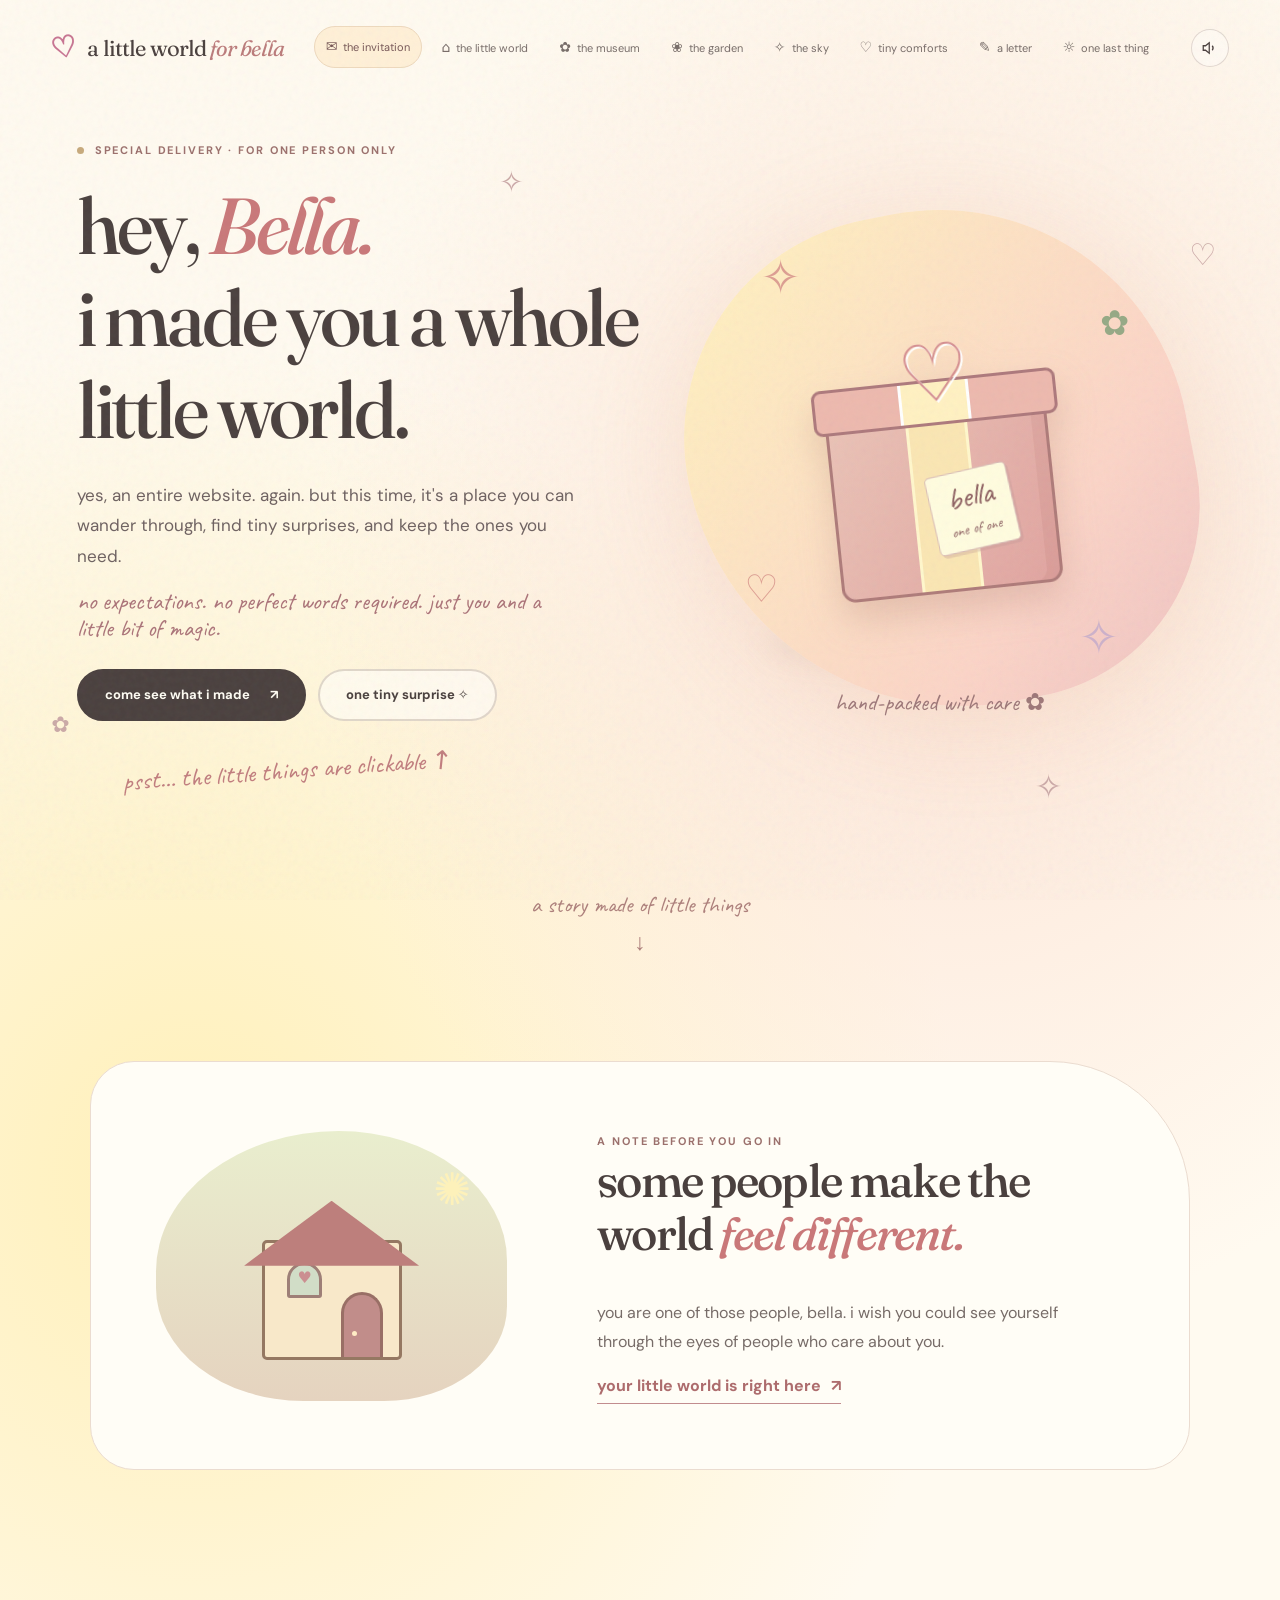
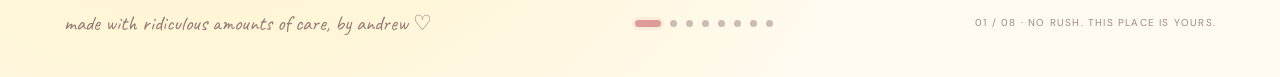
<file: index.html>
<!doctype html>
<html lang="en"><head><meta charset="utf-8"><meta name="viewport" content="width=device-width, initial-scale=1"><meta name="theme-color" content="#fff8e8"><meta name="description" content="An illustrated interactive world, made just for Bella."><meta property="og:title" content="for bella · a little world"><meta property="og:description" content="a little world made just for bella, by andrew"><link rel="icon" href="favicon.svg?v=20261026-2" type="image/svg+xml"><link rel="preconnect" href="https://fonts.googleapis.com"><link rel="preconnect" href="https://fonts.gstatic.com" crossorigin><link href="https://fonts.googleapis.com/css2?family=Caveat:wght@400;500;600;700&family=DM+Sans:wght@400;500;600;700&family=Fraunces:opsz,wght,SOFT,WONK@9..144,400,30,1;9..144,500,30,1;9..144,600,30,1&display=swap" rel="stylesheet"><link rel="stylesheet" href="style.css?v=20261026-2"><script src="site.js?v=20261026-2" defer></script><title>for bella · a little world</title></head>
<body data-page="index" class="page-index"><div class="grain" aria-hidden="true"></div><div id="sparkle-layer" aria-hidden="true"></div><a class="skip-link" href="#main">skip to content</a>
<header class="site-header"><a class="brand" href="index.html" aria-label="a little world for bella, home"><span class="brand-flower" aria-hidden="true">♡</span> a little world <span class="brand-for">for bella</span></a><button class="menu-toggle" type="button" aria-expanded="false" aria-controls="site-menu" aria-label="Open chapter menu"><span></span><span></span><span></span></button><nav class="site-menu" id="site-menu" aria-label="Chapters"><a href="index.html" class="nav-link active" aria-current=page><span>✉</span> the invitation</a><a href="world.html" class="nav-link " ><span>⌂</span> the little world</a><a href="museum.html" class="nav-link " ><span>✿</span> the museum</a><a href="garden.html" class="nav-link " ><span>❀</span> the garden</a><a href="sky.html" class="nav-link " ><span>✧</span> the sky</a><a href="pocket.html" class="nav-link " ><span>♡</span> tiny comforts</a><a href="letter.html" class="nav-link " ><span>✎</span> a letter</a><a href="ending.html" class="nav-link " ><span>☼</span> one last thing</a></nav><button class="sound-toggle" type="button" aria-label="Toggle gentle sound effects" aria-pressed="false" title="optional sound effects"><svg width="18" height="18" viewBox="0 0 24 24" fill="none" stroke="currentColor" stroke-width="1.7"><path d="M11 5 6 9H3v6h3l5 4V5Z"/><path d="M15 9a5 5 0 0 1 0 6"/></svg></button></header>
<main id="main">
<section class="invitation full-scene"><div class="float-doodle doodle-1">✧</div><div class="float-doodle doodle-2">✿</div><div class="float-doodle doodle-3">♡</div><div class="float-doodle doodle-4">✧</div>
<div class="invitation-copy reveal"><span class="eyebrow"><span class="eyebrow-dot"></span> special delivery · for one person only</span><h1>hey, <em>Bella.</em><br>i made you <span class="underline-brush">a whole little world.</span></h1><p>yes, an entire website. again. but this time, it's a place you can wander through, find tiny surprises, and keep the ones you need.</p><p class="tiny-line">no expectations. no perfect words required. just you and a little bit of magic.</p><div class="hero-actions"><a class="pill-button button-primary" href="world.html">come see what i made <span>↗</span></a><button class="pill-button button-ghost" type="button" data-confetti>one tiny surprise ✧</button></div><span class="hand-note hand-arrow">psst… the little things are clickable <span>↗</span></span></div>
<div class="hero-art reveal" aria-label="Illustration of a magical little gift box with a secret world inside"><div class="hero-art-halo"></div><div class="hero-orbit orbit-1">✧</div><div class="hero-orbit orbit-2">✿</div><div class="hero-orbit orbit-3">♡</div><div class="hero-orbit orbit-4">✧</div><button class="gift" type="button" data-gift aria-label="Open your surprise"><div class="gift-lid"><span class="gift-bow">♡</span></div><div class="gift-box"><span class="gift-label">bella<br><small>one of one</small></span><span class="gift-ribbon"></span></div></button><div class="gift-pop" id="gift-pop" aria-live="polite">see? even the box is dramatic.<br><strong>just like me.</strong> ♡</div><div class="hero-art-base"></div><span class="hero-art-caption">hand-packed with care ✿</span></div>
</section><div class="scroll-whisper">a story made of little things <span>↓</span></div>
<section class="home-next reveal"><div class="home-next-art"><div class="tiny-house"><div class="house-roof"></div><div class="house-walls"><div class="house-window">♥</div><div class="house-door"></div></div></div><span>✺</span></div><div><span class="eyebrow">a note before you go in</span><h2>some people make the world <em>feel different.</em></h2><p>you are one of those people, bella. i wish you could see yourself through the eyes of people who care about you.</p><a class="text-link" href="world.html">your little world is right here <span>↗</span></a></div></section>
</main>
<footer class="site-footer"><span>made with ridiculous amounts of care, by andrew ♡</span><div class="footer-dots"><a href="index.html" class="chapter-dot active" aria-label="Chapter 1: the invitation" title="the invitation"></a><a href="world.html" class="chapter-dot " aria-label="Chapter 2: the little world" title="the little world"></a><a href="museum.html" class="chapter-dot " aria-label="Chapter 3: the museum" title="the museum"></a><a href="garden.html" class="chapter-dot " aria-label="Chapter 4: the garden" title="the garden"></a><a href="sky.html" class="chapter-dot " aria-label="Chapter 5: the sky" title="the sky"></a><a href="pocket.html" class="chapter-dot " aria-label="Chapter 6: tiny comforts" title="tiny comforts"></a><a href="letter.html" class="chapter-dot " aria-label="Chapter 7: a letter" title="a letter"></a><a href="ending.html" class="chapter-dot " aria-label="Chapter 8: one last thing" title="one last thing"></a></div><span class="footer-small">01 / 08 · no rush. this place is yours.</span></footer><div class="toast" id="toast" role="status" aria-live="polite"></div></body></html>
</file>
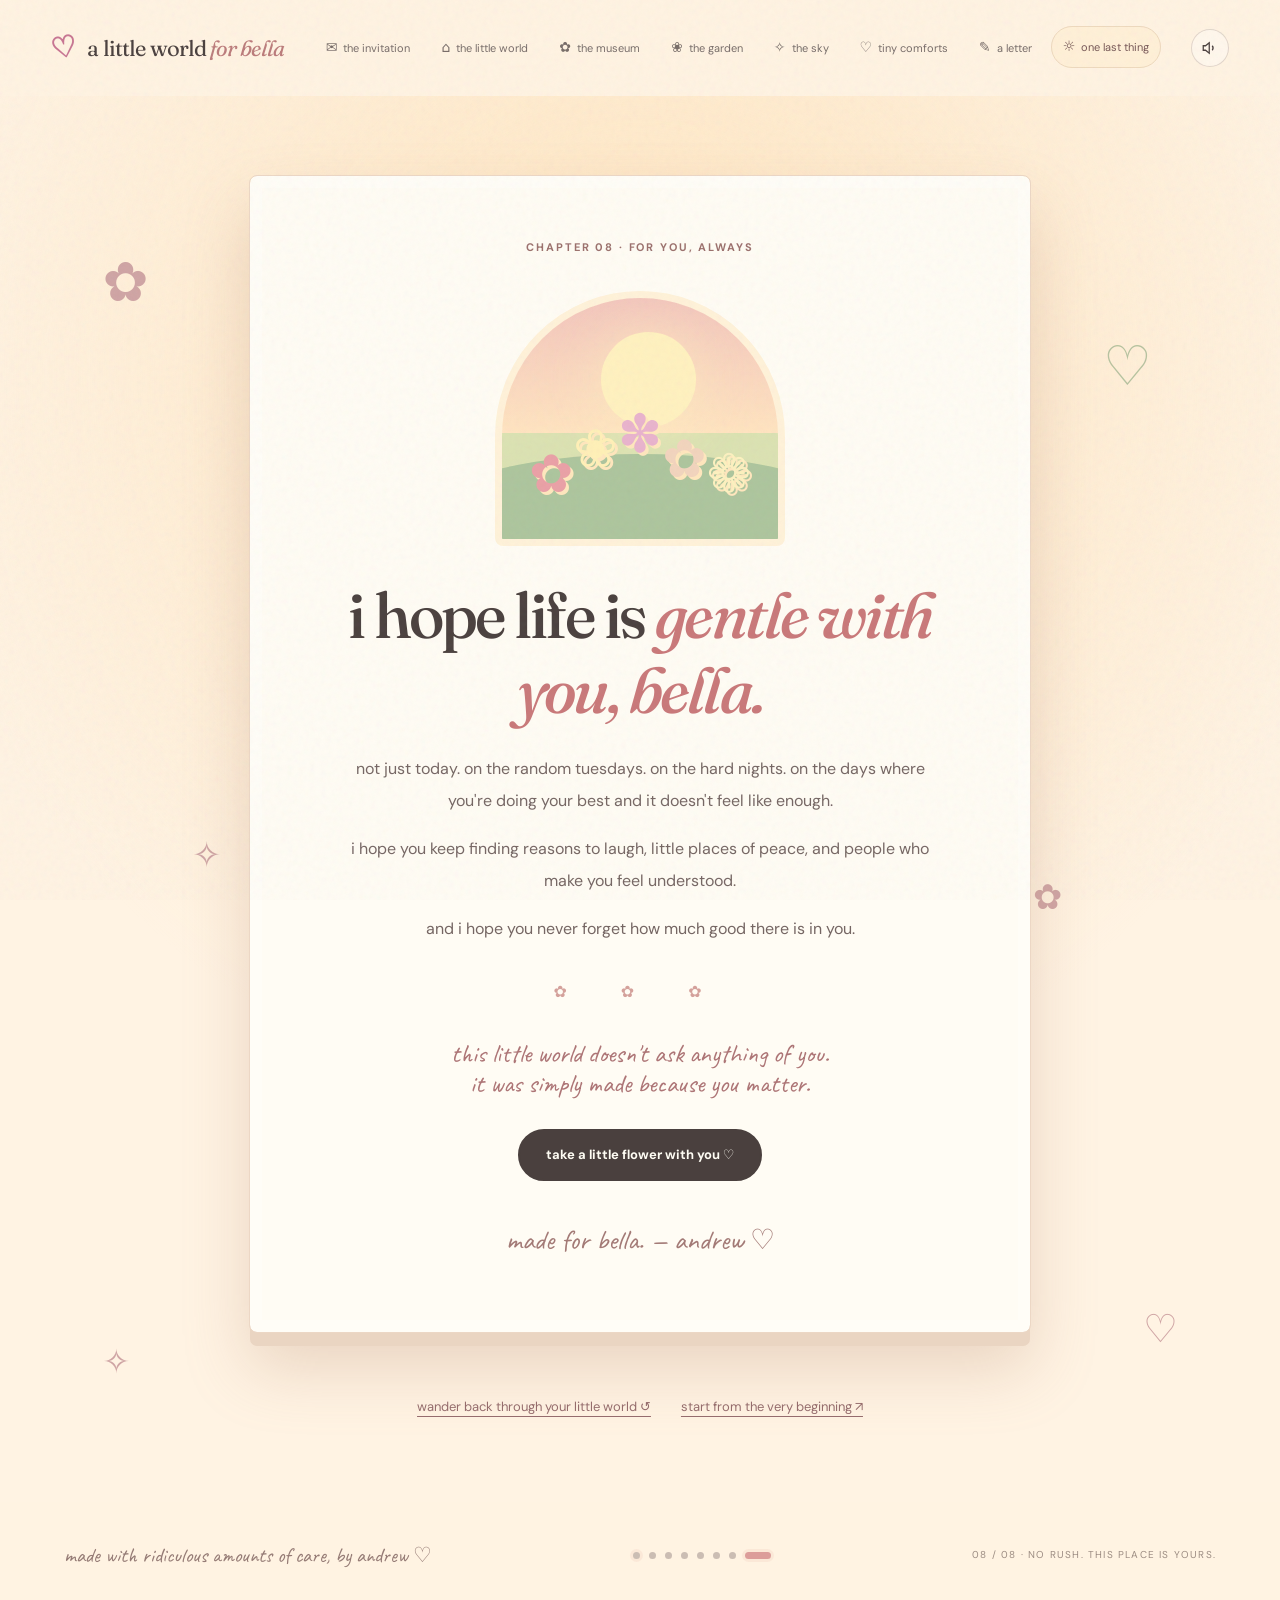
<file: ending.html>
<!doctype html>
<html lang="en"><head><meta charset="utf-8"><meta name="viewport" content="width=device-width, initial-scale=1"><meta name="theme-color" content="#fff8e8"><meta name="description" content="One last quiet gift to keep."><meta property="og:title" content="for bella · one last thing"><meta property="og:description" content="a little world made just for bella, by andrew"><link rel="icon" href="favicon.svg?v=20261026-2" type="image/svg+xml"><link rel="preconnect" href="https://fonts.googleapis.com"><link rel="preconnect" href="https://fonts.gstatic.com" crossorigin><link href="https://fonts.googleapis.com/css2?family=Caveat:wght@400;500;600;700&family=DM+Sans:wght@400;500;600;700&family=Fraunces:opsz,wght,SOFT,WONK@9..144,400,30,1;9..144,500,30,1;9..144,600,30,1&display=swap" rel="stylesheet"><link rel="stylesheet" href="style.css?v=20261026-2"><script src="site.js?v=20261026-2" defer></script><title>for bella · one last thing</title></head>
<body data-page="ending" class="page-ending"><div class="grain" aria-hidden="true"></div><div id="sparkle-layer" aria-hidden="true"></div><a class="skip-link" href="#main">skip to content</a>
<header class="site-header"><a class="brand" href="index.html" aria-label="a little world for bella, home"><span class="brand-flower" aria-hidden="true">♡</span> a little world <span class="brand-for">for bella</span></a><button class="menu-toggle" type="button" aria-expanded="false" aria-controls="site-menu" aria-label="Open chapter menu"><span></span><span></span><span></span></button><nav class="site-menu" id="site-menu" aria-label="Chapters"><a href="index.html" class="nav-link " ><span>✉</span> the invitation</a><a href="world.html" class="nav-link " ><span>⌂</span> the little world</a><a href="museum.html" class="nav-link " ><span>✿</span> the museum</a><a href="garden.html" class="nav-link " ><span>❀</span> the garden</a><a href="sky.html" class="nav-link " ><span>✧</span> the sky</a><a href="pocket.html" class="nav-link " ><span>♡</span> tiny comforts</a><a href="letter.html" class="nav-link " ><span>✎</span> a letter</a><a href="ending.html" class="nav-link active" aria-current=page><span>☼</span> one last thing</a></nav><button class="sound-toggle" type="button" aria-label="Toggle gentle sound effects" aria-pressed="false" title="optional sound effects"><svg width="18" height="18" viewBox="0 0 24 24" fill="none" stroke="currentColor" stroke-width="1.7"><path d="M11 5 6 9H3v6h3l5 4V5Z"/><path d="M15 9a5 5 0 0 1 0 6"/></svg></button></header>
<main id="main">
<section class="final-scene"><div class="final-confetti" aria-hidden="true"><span>✿</span><span>♡</span><span>✧</span><span>✿</span><span>✧</span><span>♡</span></div><div class="final-card reveal"><span class="eyebrow">chapter 08 · for you, always</span><div class="final-illustration"><div class="final-sun"></div><div class="final-fields"></div><div class="final-bouquet"><span>✿</span><span>❀</span><span>✽</span><span>✿</span><span>❁</span></div></div><h1>i hope life is <em>gentle with you, bella.</em></h1><p>not just today. on the random tuesdays. on the hard nights. on the days where you're doing your best and it doesn't feel like enough.</p><p>i hope you keep finding reasons to laugh, little places of peace, and people who make you feel understood.</p><p>and i hope you never forget how much good there is in you.</p><div class="final-divider">✿ ✿ ✿</div><p class="final-small">this little world doesn't ask anything of you.<br>it was simply made because you matter.</p><button class="pill-button button-primary" type="button" id="keep-flower">take a little flower with you ♡</button><div id="flower-gift" class="flower-gift" hidden role="status"><div class="flower-gift-visual">✿</div><strong>this one is yours.</strong><span>for the days you need a reminder: you matter, exactly as you are.</span></div><div class="final-signature">made for bella. — andrew ♡</div></div><div class="final-return"><a href="world.html">wander back through your little world ↺</a><a href="index.html">start from the very beginning ↗</a></div></section>
</main>
<footer class="site-footer"><span>made with ridiculous amounts of care, by andrew ♡</span><div class="footer-dots"><a href="index.html" class="chapter-dot " aria-label="Chapter 1: the invitation" title="the invitation"></a><a href="world.html" class="chapter-dot " aria-label="Chapter 2: the little world" title="the little world"></a><a href="museum.html" class="chapter-dot " aria-label="Chapter 3: the museum" title="the museum"></a><a href="garden.html" class="chapter-dot " aria-label="Chapter 4: the garden" title="the garden"></a><a href="sky.html" class="chapter-dot " aria-label="Chapter 5: the sky" title="the sky"></a><a href="pocket.html" class="chapter-dot " aria-label="Chapter 6: tiny comforts" title="tiny comforts"></a><a href="letter.html" class="chapter-dot " aria-label="Chapter 7: a letter" title="a letter"></a><a href="ending.html" class="chapter-dot active" aria-label="Chapter 8: one last thing" title="one last thing"></a></div><span class="footer-small">08 / 08 · no rush. this place is yours.</span></footer><div class="toast" id="toast" role="status" aria-live="polite"></div></body></html>
</file>
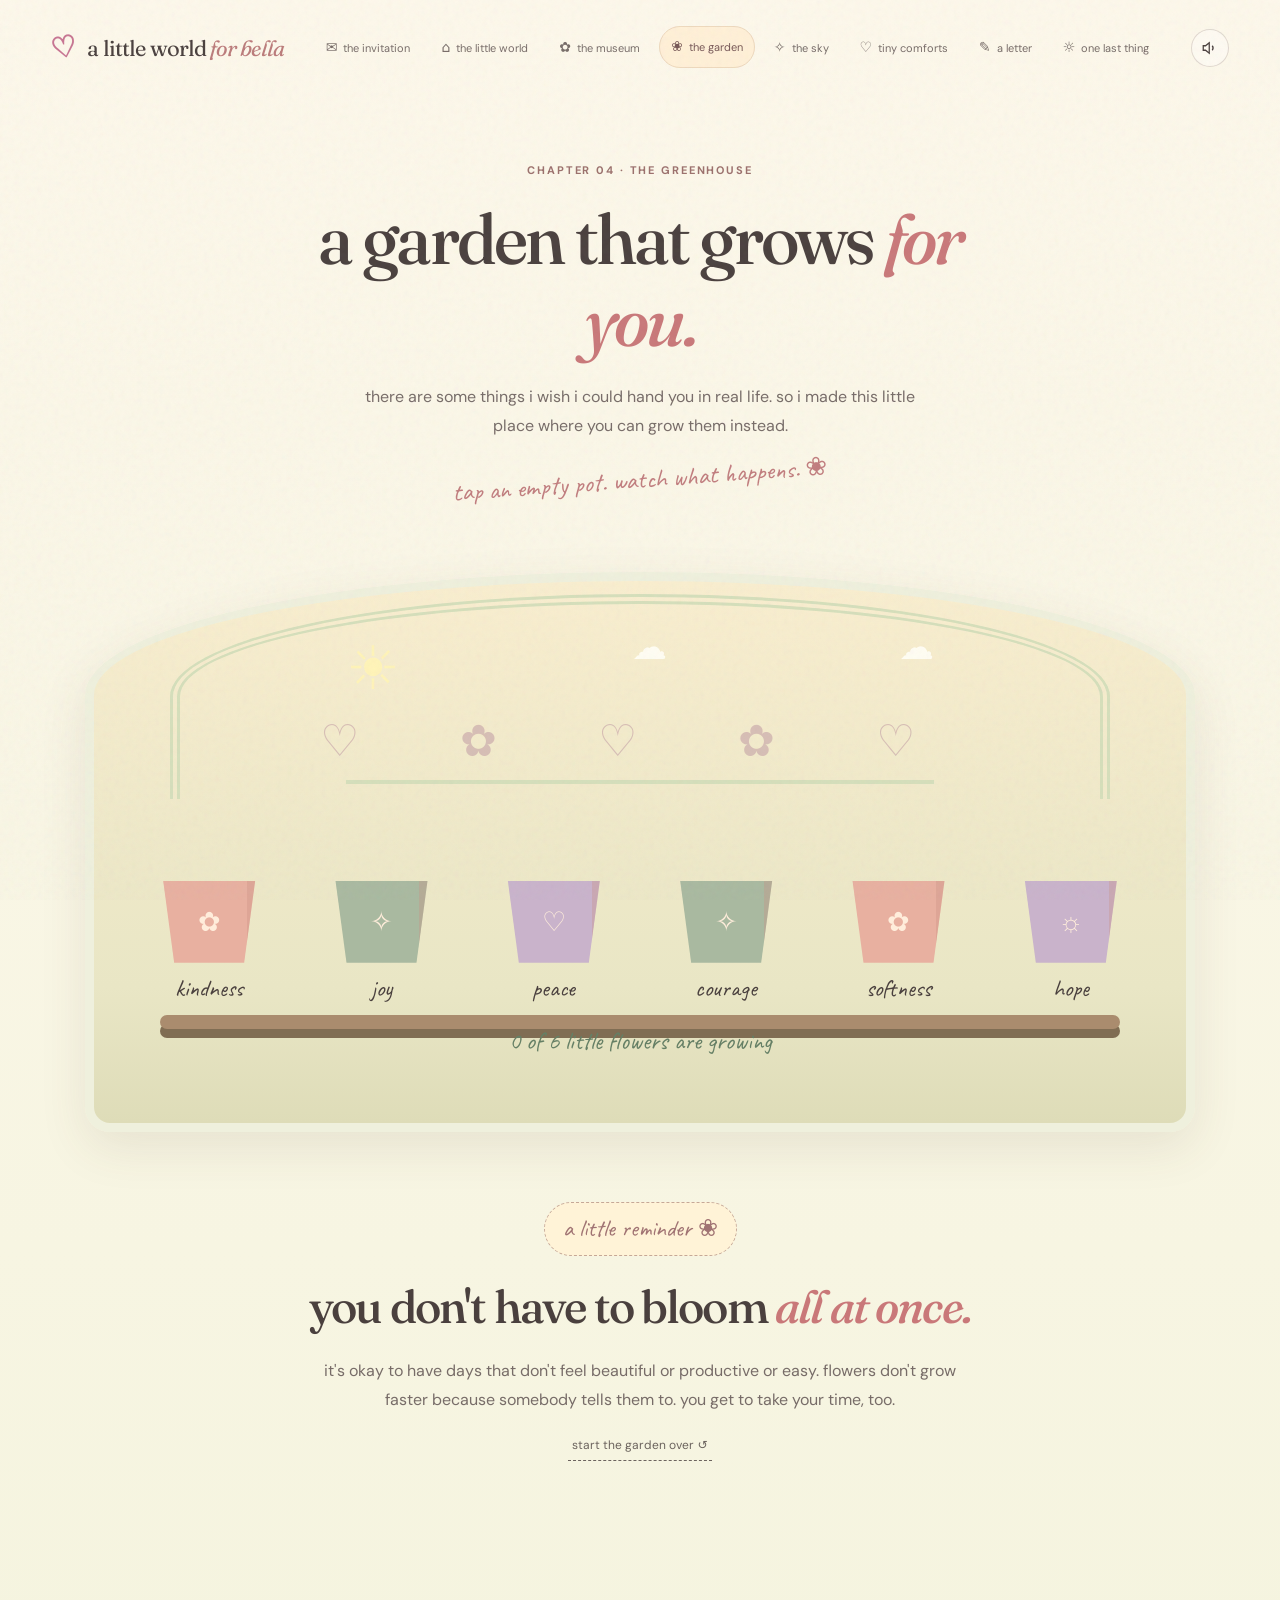
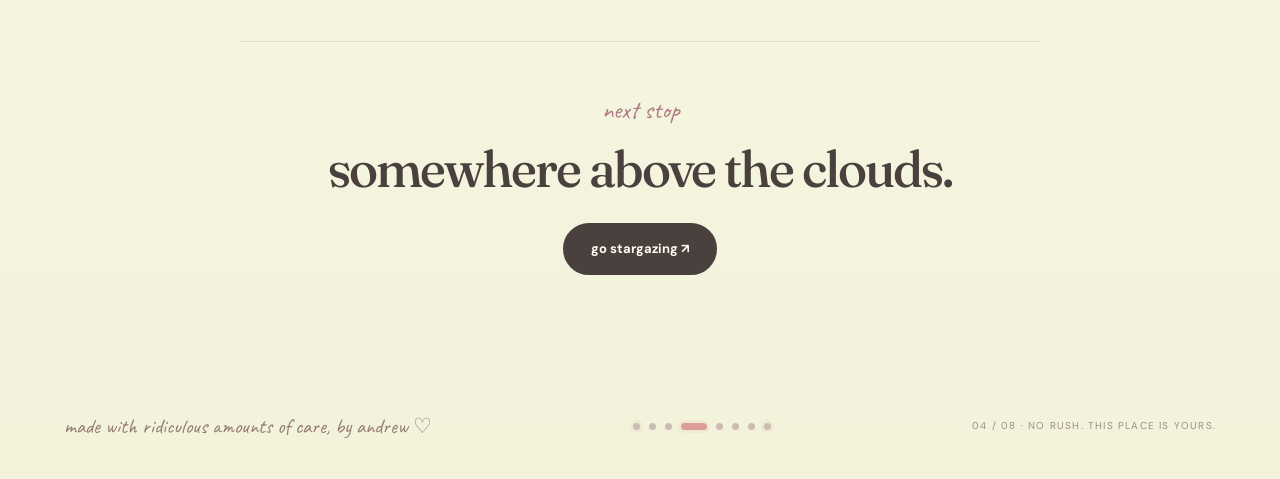
<file: garden.html>
<!doctype html>
<html lang="en"><head><meta charset="utf-8"><meta name="viewport" content="width=device-width, initial-scale=1"><meta name="theme-color" content="#fff8e8"><meta name="description" content="Plant a tiny garden, just for yourself."><meta property="og:title" content="bella&#x27;s garden · a little world"><meta property="og:description" content="a little world made just for bella, by andrew"><link rel="icon" href="favicon.svg?v=20261026-2" type="image/svg+xml"><link rel="preconnect" href="https://fonts.googleapis.com"><link rel="preconnect" href="https://fonts.gstatic.com" crossorigin><link href="https://fonts.googleapis.com/css2?family=Caveat:wght@400;500;600;700&family=DM+Sans:wght@400;500;600;700&family=Fraunces:opsz,wght,SOFT,WONK@9..144,400,30,1;9..144,500,30,1;9..144,600,30,1&display=swap" rel="stylesheet"><link rel="stylesheet" href="style.css?v=20261026-2"><script src="site.js?v=20261026-2" defer></script><title>bella&#x27;s garden · a little world</title></head>
<body data-page="garden" class="page-garden"><div class="grain" aria-hidden="true"></div><div id="sparkle-layer" aria-hidden="true"></div><a class="skip-link" href="#main">skip to content</a>
<header class="site-header"><a class="brand" href="index.html" aria-label="a little world for bella, home"><span class="brand-flower" aria-hidden="true">♡</span> a little world <span class="brand-for">for bella</span></a><button class="menu-toggle" type="button" aria-expanded="false" aria-controls="site-menu" aria-label="Open chapter menu"><span></span><span></span><span></span></button><nav class="site-menu" id="site-menu" aria-label="Chapters"><a href="index.html" class="nav-link " ><span>✉</span> the invitation</a><a href="world.html" class="nav-link " ><span>⌂</span> the little world</a><a href="museum.html" class="nav-link " ><span>✿</span> the museum</a><a href="garden.html" class="nav-link active" aria-current=page><span>❀</span> the garden</a><a href="sky.html" class="nav-link " ><span>✧</span> the sky</a><a href="pocket.html" class="nav-link " ><span>♡</span> tiny comforts</a><a href="letter.html" class="nav-link " ><span>✎</span> a letter</a><a href="ending.html" class="nav-link " ><span>☼</span> one last thing</a></nav><button class="sound-toggle" type="button" aria-label="Toggle gentle sound effects" aria-pressed="false" title="optional sound effects"><svg width="18" height="18" viewBox="0 0 24 24" fill="none" stroke="currentColor" stroke-width="1.7"><path d="M11 5 6 9H3v6h3l5 4V5Z"/><path d="M15 9a5 5 0 0 1 0 6"/></svg></button></header>
<main id="main">
<section class="chapter-head centered reveal"><span class="eyebrow">chapter 04 · the greenhouse</span><h1>a garden that grows <em>for you.</em></h1><p>there are some things i wish i could hand you in real life. so i made this little place where you can grow them instead.</p><span class="scribble">tap an empty pot. watch what happens. ❀</span></section>
<section class="garden-room reveal"><div class="greenhouse-arch"><div class="greenhouse-window"><span>☀</span><span>☁</span><span>☁</span></div></div><div class="garden-bunting">♡ ✿ ♡ ✿ ♡</div><div class="plant-grid" id="plant-grid"><button class="plant-pot" data-plant="0" type="button" aria-label="Grow kindness"><span class="flower-bloom"></span><span class="pot-body">✿</span><span class="pot-label">kindness</span></button><button class="plant-pot" data-plant="1" type="button" aria-label="Grow joy"><span class="flower-bloom"></span><span class="pot-body">✧</span><span class="pot-label">joy</span></button><button class="plant-pot" data-plant="2" type="button" aria-label="Grow peace"><span class="flower-bloom"></span><span class="pot-body">♡</span><span class="pot-label">peace</span></button><button class="plant-pot" data-plant="3" type="button" aria-label="Grow courage"><span class="flower-bloom"></span><span class="pot-body">✧</span><span class="pot-label">courage</span></button><button class="plant-pot" data-plant="4" type="button" aria-label="Grow softness"><span class="flower-bloom"></span><span class="pot-body">✿</span><span class="pot-label">softness</span></button><button class="plant-pot" data-plant="5" type="button" aria-label="Grow hope"><span class="flower-bloom"></span><span class="pot-body">☼</span><span class="pot-label">hope</span></button></div><div class="garden-shelf"></div><div class="garden-count" aria-live="polite"><span id="grown-count">0</span> of 6 little flowers are growing</div></section>
<section class="garden-message reveal"><span class="sticker">a little reminder ❀</span><h2>you don't have to bloom <em>all at once.</em></h2><p>it's okay to have days that don't feel beautiful or productive or easy. flowers don't grow faster because somebody tells them to. you get to take your time, too.</p><button class="quiet-button" type="button" id="restart-garden">start the garden over ↺</button></section>
<div class="chapter-next reveal"><span>next stop</span><h2>somewhere above the clouds.</h2><a class="pill-button button-primary" href="sky.html">go stargazing ↗</a></div>
</main>
<footer class="site-footer"><span>made with ridiculous amounts of care, by andrew ♡</span><div class="footer-dots"><a href="index.html" class="chapter-dot " aria-label="Chapter 1: the invitation" title="the invitation"></a><a href="world.html" class="chapter-dot " aria-label="Chapter 2: the little world" title="the little world"></a><a href="museum.html" class="chapter-dot " aria-label="Chapter 3: the museum" title="the museum"></a><a href="garden.html" class="chapter-dot active" aria-label="Chapter 4: the garden" title="the garden"></a><a href="sky.html" class="chapter-dot " aria-label="Chapter 5: the sky" title="the sky"></a><a href="pocket.html" class="chapter-dot " aria-label="Chapter 6: tiny comforts" title="tiny comforts"></a><a href="letter.html" class="chapter-dot " aria-label="Chapter 7: a letter" title="a letter"></a><a href="ending.html" class="chapter-dot " aria-label="Chapter 8: one last thing" title="one last thing"></a></div><span class="footer-small">04 / 08 · no rush. this place is yours.</span></footer><div class="toast" id="toast" role="status" aria-live="polite"></div></body></html>
</file>
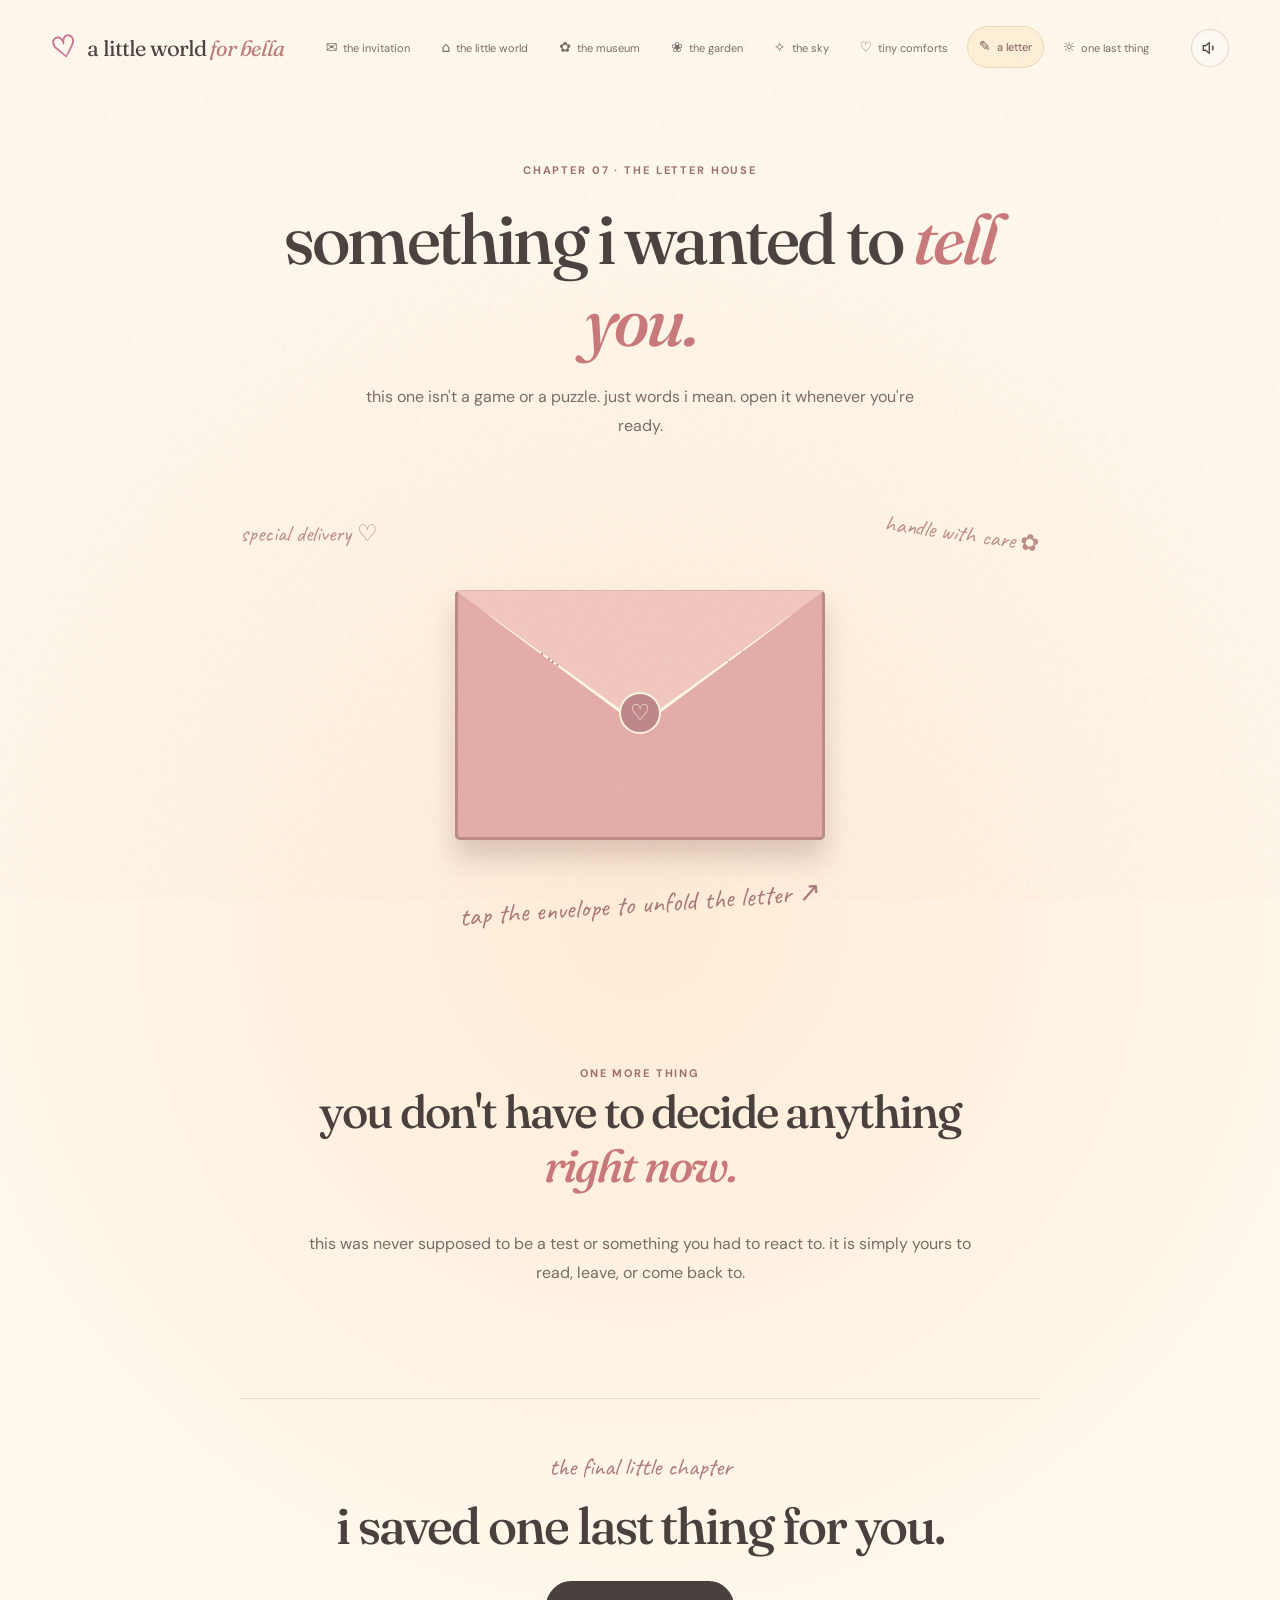
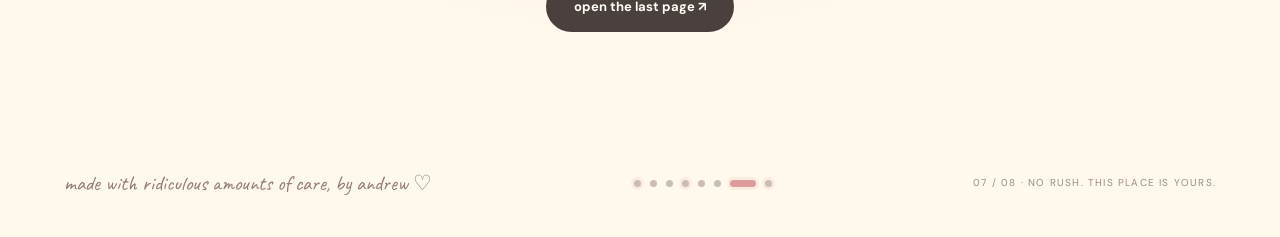
<file: letter.html>
<!doctype html>
<html lang="en"><head><meta charset="utf-8"><meta name="viewport" content="width=device-width, initial-scale=1"><meta name="theme-color" content="#fff8e8"><meta name="description" content="A gentle, honest letter written for Bella."><meta property="og:title" content="a letter for bella · a little world"><meta property="og:description" content="a little world made just for bella, by andrew"><link rel="icon" href="favicon.svg?v=20261026-2" type="image/svg+xml"><link rel="preconnect" href="https://fonts.googleapis.com"><link rel="preconnect" href="https://fonts.gstatic.com" crossorigin><link href="https://fonts.googleapis.com/css2?family=Caveat:wght@400;500;600;700&family=DM+Sans:wght@400;500;600;700&family=Fraunces:opsz,wght,SOFT,WONK@9..144,400,30,1;9..144,500,30,1;9..144,600,30,1&display=swap" rel="stylesheet"><link rel="stylesheet" href="style.css?v=20261026-2"><script src="site.js?v=20261026-2" defer></script><title>a letter for bella · a little world</title></head>
<body data-page="letter" class="page-letter"><div class="grain" aria-hidden="true"></div><div id="sparkle-layer" aria-hidden="true"></div><a class="skip-link" href="#main">skip to content</a>
<header class="site-header"><a class="brand" href="index.html" aria-label="a little world for bella, home"><span class="brand-flower" aria-hidden="true">♡</span> a little world <span class="brand-for">for bella</span></a><button class="menu-toggle" type="button" aria-expanded="false" aria-controls="site-menu" aria-label="Open chapter menu"><span></span><span></span><span></span></button><nav class="site-menu" id="site-menu" aria-label="Chapters"><a href="index.html" class="nav-link " ><span>✉</span> the invitation</a><a href="world.html" class="nav-link " ><span>⌂</span> the little world</a><a href="museum.html" class="nav-link " ><span>✿</span> the museum</a><a href="garden.html" class="nav-link " ><span>❀</span> the garden</a><a href="sky.html" class="nav-link " ><span>✧</span> the sky</a><a href="pocket.html" class="nav-link " ><span>♡</span> tiny comforts</a><a href="letter.html" class="nav-link active" aria-current=page><span>✎</span> a letter</a><a href="ending.html" class="nav-link " ><span>☼</span> one last thing</a></nav><button class="sound-toggle" type="button" aria-label="Toggle gentle sound effects" aria-pressed="false" title="optional sound effects"><svg width="18" height="18" viewBox="0 0 24 24" fill="none" stroke="currentColor" stroke-width="1.7"><path d="M11 5 6 9H3v6h3l5 4V5Z"/><path d="M15 9a5 5 0 0 1 0 6"/></svg></button></header>
<main id="main">
<section class="chapter-head centered reveal"><span class="eyebrow">chapter 07 · the letter house</span><h1>something i wanted to <em>tell you.</em></h1><p>this one isn't a game or a puzzle. just words i mean. open it whenever you're ready.</p></section>
<section class="letter-stage reveal"><div class="postal-scribbles"><span>special delivery ♡</span><span>handle with care ✿</span></div><button class="letter-envelope" id="letter-envelope" type="button" aria-expanded="false" aria-controls="the-letter"><div class="envelope-back"></div><div class="envelope-paper-preview">for bella, with care ♡</div><div class="envelope-front"></div><div class="envelope-flap"></div><span class="envelope-seal">♡</span></button><p class="letter-tap" id="letter-prompt">tap the envelope to unfold the letter ↗</p><article class="paper-letter" id="the-letter" hidden><div class="letter-topline"><span>to bella ♡</span><span>from andrew</span></div><div class="letter-date">a letter that matters to me</div><h2>hey, bella.</h2><p>i've been trying to find the right words, and i think the hardest part is knowing that words on their own are not enough.</p><p>you are such a special person. not because you're always smiling or because everything about you is easy. it's the way you care, the way you feel things deeply, and the way you're still yourself even on the days when the world feels heavy. there's so much about you that's worth protecting.</p><p>and i know i've let you down. i'm not going to hide that behind a pretty website or ask you to forget how you feel. you deserved better from me, and i'm sorry for the hurt i caused.</p><p>i wish i could make you see how genuinely important you are to me. not by asking you to believe a paragraph, but by becoming someone whose actions are more thoughtful, honest, and careful with your trust.</p><p>you don't owe me a reply or forgiveness. i just wanted you to have something that says, in a way i sometimes struggle to say out loud: i see you, i care about you, and i'm grateful that i've gotten to know you.</p><p>however you feel right now, i respect it. and whatever happens next, please don't let my mistakes make you feel like you're anything less than someone wonderful.</p><p>you deserve kindness that feels safe. always.</p><div class="letter-signoff">with care,<br><strong>andrew ♡</strong></div><div class="letter-corner">✿</div></article></section>
<section class="after-letter reveal"><span class="eyebrow">one more thing</span><h2>you don't have to decide anything <em>right now.</em></h2><p>this was never supposed to be a test or something you had to react to. it is simply yours to read, leave, or come back to.</p></section>
<div class="chapter-next reveal"><span>the final little chapter</span><h2>i saved one last thing for you.</h2><a class="pill-button button-primary" href="ending.html">open the last page ↗</a></div>
</main>
<footer class="site-footer"><span>made with ridiculous amounts of care, by andrew ♡</span><div class="footer-dots"><a href="index.html" class="chapter-dot " aria-label="Chapter 1: the invitation" title="the invitation"></a><a href="world.html" class="chapter-dot " aria-label="Chapter 2: the little world" title="the little world"></a><a href="museum.html" class="chapter-dot " aria-label="Chapter 3: the museum" title="the museum"></a><a href="garden.html" class="chapter-dot " aria-label="Chapter 4: the garden" title="the garden"></a><a href="sky.html" class="chapter-dot " aria-label="Chapter 5: the sky" title="the sky"></a><a href="pocket.html" class="chapter-dot " aria-label="Chapter 6: tiny comforts" title="tiny comforts"></a><a href="letter.html" class="chapter-dot active" aria-label="Chapter 7: a letter" title="a letter"></a><a href="ending.html" class="chapter-dot " aria-label="Chapter 8: one last thing" title="one last thing"></a></div><span class="footer-small">07 / 08 · no rush. this place is yours.</span></footer><div class="toast" id="toast" role="status" aria-live="polite"></div></body></html>
</file>
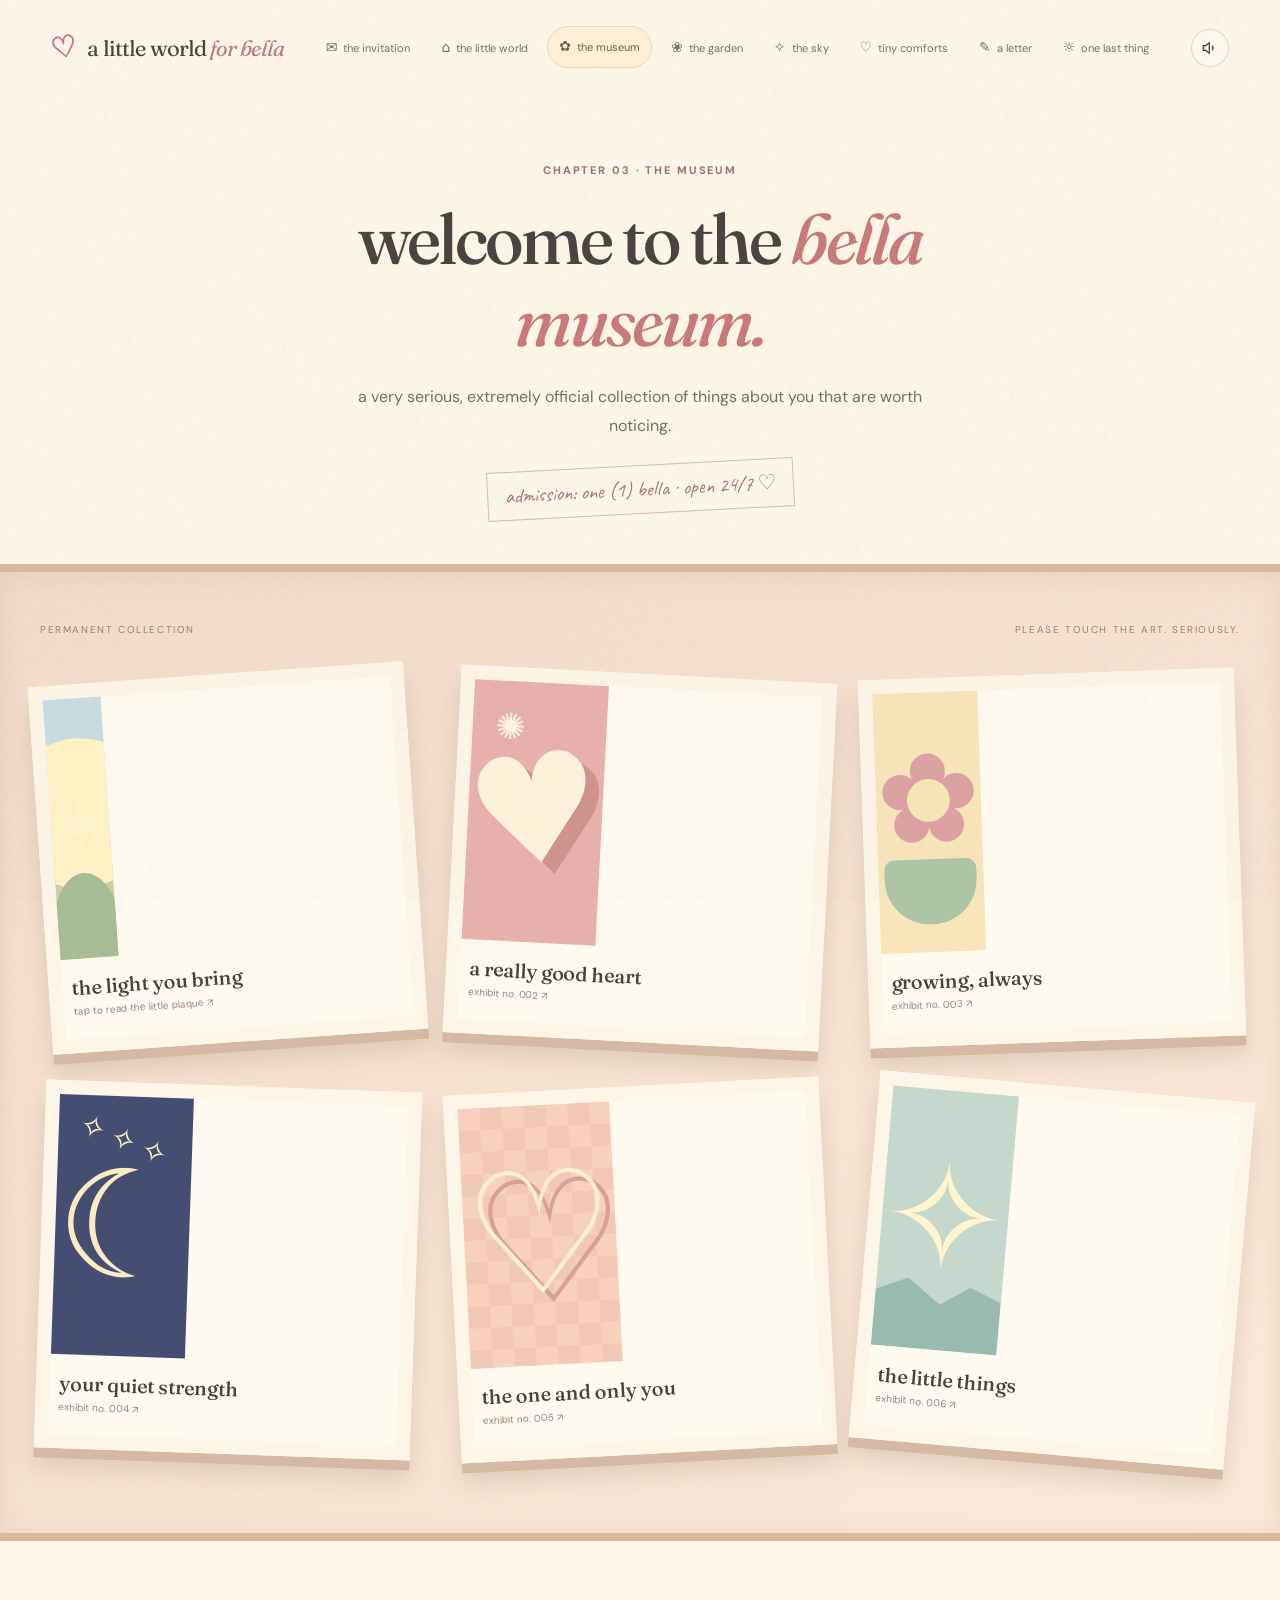
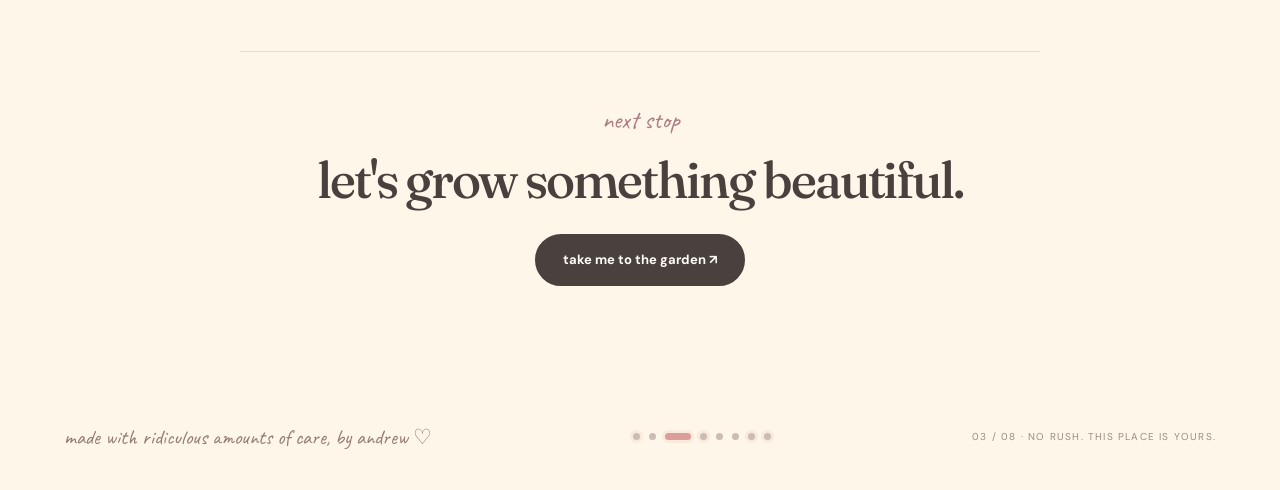
<file: museum.html>
<!doctype html>
<html lang="en"><head><meta charset="utf-8"><meta name="viewport" content="width=device-width, initial-scale=1"><meta name="theme-color" content="#fff8e8"><meta name="description" content="An interactive exhibit dedicated entirely to Bella."><meta property="og:title" content="the bella museum · a little world"><meta property="og:description" content="a little world made just for bella, by andrew"><link rel="icon" href="favicon.svg?v=20261026-2" type="image/svg+xml"><link rel="preconnect" href="https://fonts.googleapis.com"><link rel="preconnect" href="https://fonts.gstatic.com" crossorigin><link href="https://fonts.googleapis.com/css2?family=Caveat:wght@400;500;600;700&family=DM+Sans:wght@400;500;600;700&family=Fraunces:opsz,wght,SOFT,WONK@9..144,400,30,1;9..144,500,30,1;9..144,600,30,1&display=swap" rel="stylesheet"><link rel="stylesheet" href="style.css?v=20261026-2"><script src="site.js?v=20261026-2" defer></script><title>the bella museum · a little world</title></head>
<body data-page="museum" class="page-museum"><div class="grain" aria-hidden="true"></div><div id="sparkle-layer" aria-hidden="true"></div><a class="skip-link" href="#main">skip to content</a>
<header class="site-header"><a class="brand" href="index.html" aria-label="a little world for bella, home"><span class="brand-flower" aria-hidden="true">♡</span> a little world <span class="brand-for">for bella</span></a><button class="menu-toggle" type="button" aria-expanded="false" aria-controls="site-menu" aria-label="Open chapter menu"><span></span><span></span><span></span></button><nav class="site-menu" id="site-menu" aria-label="Chapters"><a href="index.html" class="nav-link " ><span>✉</span> the invitation</a><a href="world.html" class="nav-link " ><span>⌂</span> the little world</a><a href="museum.html" class="nav-link active" aria-current=page><span>✿</span> the museum</a><a href="garden.html" class="nav-link " ><span>❀</span> the garden</a><a href="sky.html" class="nav-link " ><span>✧</span> the sky</a><a href="pocket.html" class="nav-link " ><span>♡</span> tiny comforts</a><a href="letter.html" class="nav-link " ><span>✎</span> a letter</a><a href="ending.html" class="nav-link " ><span>☼</span> one last thing</a></nav><button class="sound-toggle" type="button" aria-label="Toggle gentle sound effects" aria-pressed="false" title="optional sound effects"><svg width="18" height="18" viewBox="0 0 24 24" fill="none" stroke="currentColor" stroke-width="1.7"><path d="M11 5 6 9H3v6h3l5 4V5Z"/><path d="M15 9a5 5 0 0 1 0 6"/></svg></button></header>
<main id="main">
<section class="chapter-head centered reveal"><span class="eyebrow">chapter 03 · the museum</span><h1>welcome to the <em>bella museum.</em></h1><p>a very serious, extremely official collection of things about you that are worth noticing.</p><div class="museum-tag">admission: one (1) bella · open 24/7 ♡</div></section>
<section class="museum-wall reveal"><div class="wall-heading"><span>permanent collection</span><span>please touch the art. seriously.</span></div><div class="gallery-grid">
<button class="gallery-frame frame-big tilt-1" data-exhibit="1" type="button"><div class="gallery-art art-1"><div class="art-sun"></div><div class="art-hills"></div><span>☀</span></div><div class="gallery-plaque"><strong>the light you bring</strong><small>tap to read the little plaque ↗</small></div></button>
<button class="gallery-frame tilt-2" data-exhibit="2" type="button"><div class="gallery-art art-2"><div class="art-heart">♥</div><span>✺</span></div><div class="gallery-plaque"><strong>a really good heart</strong><small>exhibit no. 002 ↗</small></div></button>
<button class="gallery-frame tilt-3" data-exhibit="3" type="button"><div class="gallery-art art-3"><span>✿</span><div class="art-vase"></div></div><div class="gallery-plaque"><strong>growing, always</strong><small>exhibit no. 003 ↗</small></div></button>
<button class="gallery-frame tilt-4" data-exhibit="4" type="button"><div class="gallery-art art-4"><div class="art-moon">☾</div><span>✧ ✧ ✧</span></div><div class="gallery-plaque"><strong>your quiet strength</strong><small>exhibit no. 004 ↗</small></div></button>
<button class="gallery-frame frame-big tilt-5" data-exhibit="5" type="button"><div class="gallery-art art-5"><span>♡</span><div class="art-checker"></div></div><div class="gallery-plaque"><strong>the one and only you</strong><small>exhibit no. 005 ↗</small></div></button>
<button class="gallery-frame tilt-6" data-exhibit="6" type="button"><div class="gallery-art art-6"><span>✧</span><div class="art-wave"></div></div><div class="gallery-plaque"><strong>the little things</strong><small>exhibit no. 006 ↗</small></div></button>
</div></section><dialog id="exhibit-dialog" class="exhibit-dialog"><button class="close-dialog" type="button" data-close-dialog aria-label="Close">×</button><div class="exhibit-stamp">the bella museum · private collection</div><div class="exhibit-symbol" id="exhibit-symbol">✿</div><h2 id="exhibit-title"></h2><p id="exhibit-text"></p><span class="signature">lovingly noticed, andrew ♡</span><button class="pill-button button-ghost" type="button" data-close-dialog>back to the gallery ↗</button></dialog>
<div class="chapter-next reveal"><span>next stop</span><h2>let's grow something beautiful.</h2><a class="pill-button button-primary" href="garden.html">take me to the garden ↗</a></div>
</main>
<footer class="site-footer"><span>made with ridiculous amounts of care, by andrew ♡</span><div class="footer-dots"><a href="index.html" class="chapter-dot " aria-label="Chapter 1: the invitation" title="the invitation"></a><a href="world.html" class="chapter-dot " aria-label="Chapter 2: the little world" title="the little world"></a><a href="museum.html" class="chapter-dot active" aria-label="Chapter 3: the museum" title="the museum"></a><a href="garden.html" class="chapter-dot " aria-label="Chapter 4: the garden" title="the garden"></a><a href="sky.html" class="chapter-dot " aria-label="Chapter 5: the sky" title="the sky"></a><a href="pocket.html" class="chapter-dot " aria-label="Chapter 6: tiny comforts" title="tiny comforts"></a><a href="letter.html" class="chapter-dot " aria-label="Chapter 7: a letter" title="a letter"></a><a href="ending.html" class="chapter-dot " aria-label="Chapter 8: one last thing" title="one last thing"></a></div><span class="footer-small">03 / 08 · no rush. this place is yours.</span></footer><div class="toast" id="toast" role="status" aria-live="polite"></div></body></html>
</file>
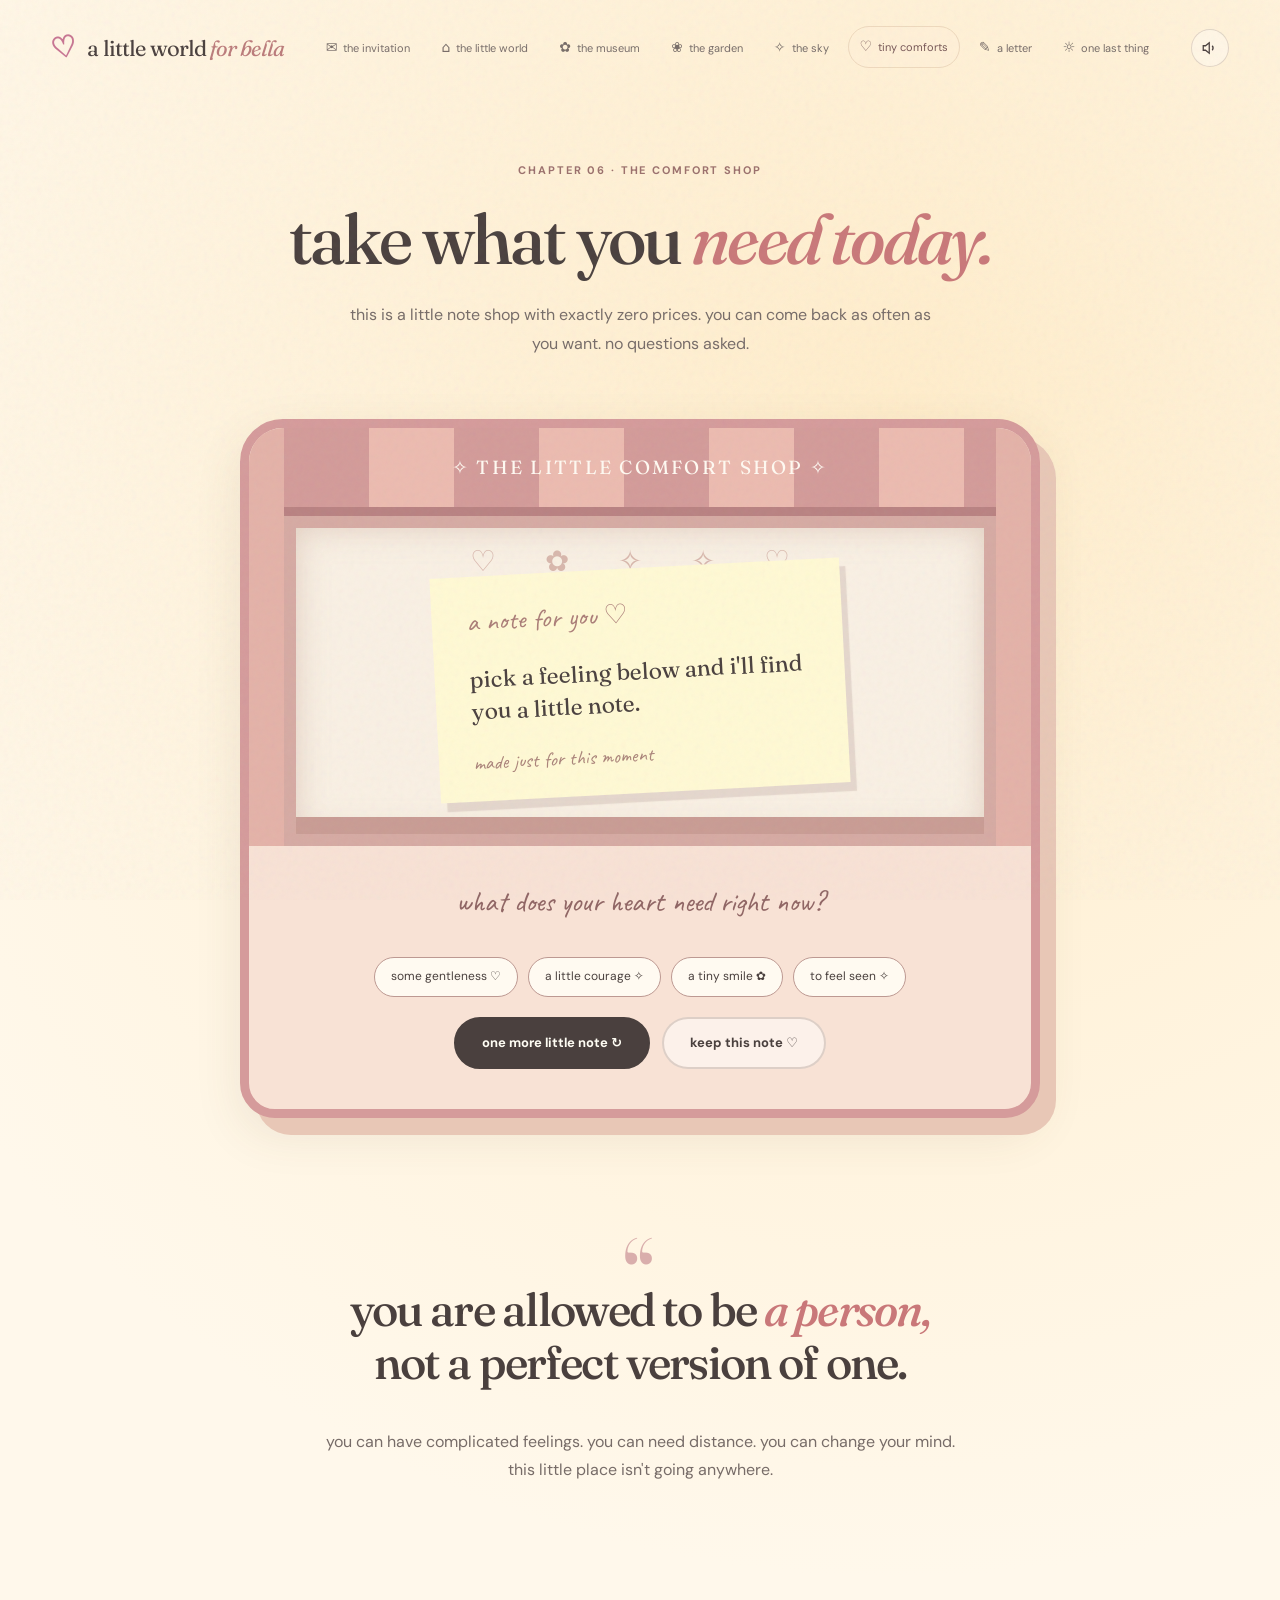
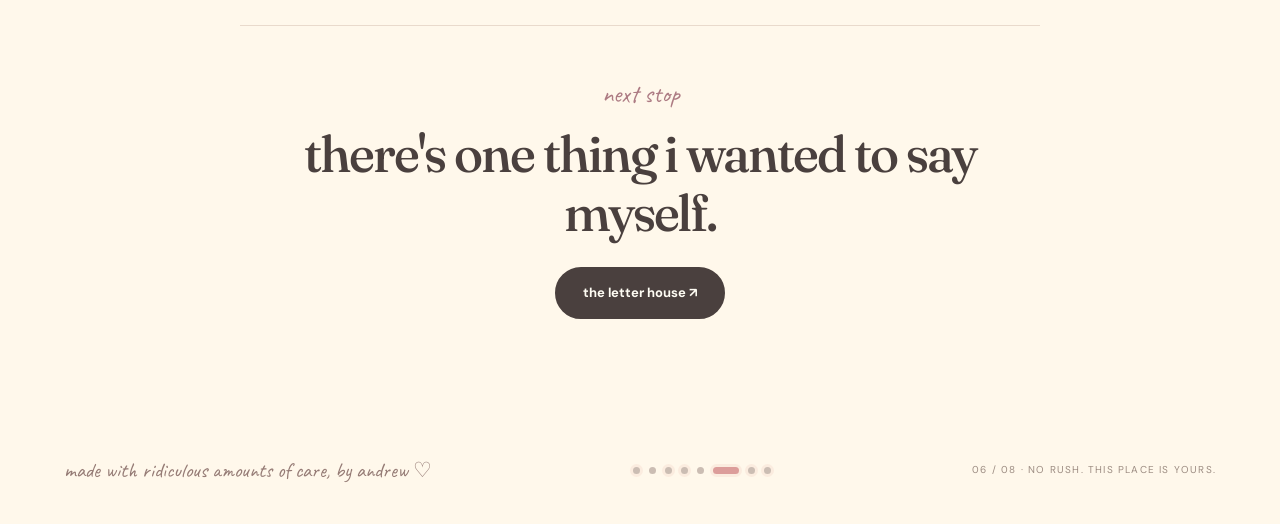
<file: pocket.html>
<!doctype html>
<html lang="en"><head><meta charset="utf-8"><meta name="viewport" content="width=device-width, initial-scale=1"><meta name="theme-color" content="#fff8e8"><meta name="description" content="A tiny note dispenser for difficult days."><meta property="og:title" content="little comforts for bella · a little world"><meta property="og:description" content="a little world made just for bella, by andrew"><link rel="icon" href="favicon.svg?v=20261026-2" type="image/svg+xml"><link rel="preconnect" href="https://fonts.googleapis.com"><link rel="preconnect" href="https://fonts.gstatic.com" crossorigin><link href="https://fonts.googleapis.com/css2?family=Caveat:wght@400;500;600;700&family=DM+Sans:wght@400;500;600;700&family=Fraunces:opsz,wght,SOFT,WONK@9..144,400,30,1;9..144,500,30,1;9..144,600,30,1&display=swap" rel="stylesheet"><link rel="stylesheet" href="style.css?v=20261026-2"><script src="site.js?v=20261026-2" defer></script><title>little comforts for bella · a little world</title></head>
<body data-page="pocket" class="page-pocket"><div class="grain" aria-hidden="true"></div><div id="sparkle-layer" aria-hidden="true"></div><a class="skip-link" href="#main">skip to content</a>
<header class="site-header"><a class="brand" href="index.html" aria-label="a little world for bella, home"><span class="brand-flower" aria-hidden="true">♡</span> a little world <span class="brand-for">for bella</span></a><button class="menu-toggle" type="button" aria-expanded="false" aria-controls="site-menu" aria-label="Open chapter menu"><span></span><span></span><span></span></button><nav class="site-menu" id="site-menu" aria-label="Chapters"><a href="index.html" class="nav-link " ><span>✉</span> the invitation</a><a href="world.html" class="nav-link " ><span>⌂</span> the little world</a><a href="museum.html" class="nav-link " ><span>✿</span> the museum</a><a href="garden.html" class="nav-link " ><span>❀</span> the garden</a><a href="sky.html" class="nav-link " ><span>✧</span> the sky</a><a href="pocket.html" class="nav-link active" aria-current=page><span>♡</span> tiny comforts</a><a href="letter.html" class="nav-link " ><span>✎</span> a letter</a><a href="ending.html" class="nav-link " ><span>☼</span> one last thing</a></nav><button class="sound-toggle" type="button" aria-label="Toggle gentle sound effects" aria-pressed="false" title="optional sound effects"><svg width="18" height="18" viewBox="0 0 24 24" fill="none" stroke="currentColor" stroke-width="1.7"><path d="M11 5 6 9H3v6h3l5 4V5Z"/><path d="M15 9a5 5 0 0 1 0 6"/></svg></button></header>
<main id="main">
<section class="chapter-head centered reveal"><span class="eyebrow">chapter 06 · the comfort shop</span><h1>take what you <em>need today.</em></h1><p>this is a little note shop with exactly zero prices. you can come back as often as you want. no questions asked.</p></section>
<section class="comfort-machine reveal"><div class="machine-top"><div class="shop-canopy">✧ THE LITTLE COMFORT SHOP ✧</div><div class="machine-window"><span class="machine-window-decoration">♡ ✿ ✧ ✧ ♡</span><div class="machine-sticky" id="machine-sticky"><span class="sticky-top">a note for you ♡</span><p id="note-text">pick a feeling below and i'll find you a little note.</p><small id="note-count">made just for this moment</small></div><div class="machine-shelf"></div></div></div><div class="machine-controls"><p>what does your heart need right now?</p><div class="note-options"><button type="button" data-notetype="soft">some gentleness ♡</button><button type="button" data-notetype="brave">a little courage ✧</button><button type="button" data-notetype="smile">a tiny smile ✿</button><button type="button" data-notetype="seen">to feel seen ✧</button></div><div class="machine-action"><button class="pill-button button-primary" id="another-note" type="button">one more little note ↻</button><button class="pill-button button-ghost" id="copy-note" type="button">keep this note ♡</button></div></div></section>
<section class="comfort-bottom reveal"><div class="quote-mark">“</div><h2>you are allowed to be <em>a person,</em><br>not a perfect version of one.</h2><p>you can have complicated feelings. you can need distance. you can change your mind. this little place isn't going anywhere.</p></section>
<div class="chapter-next reveal"><span>next stop</span><h2>there's one thing i wanted to say myself.</h2><a class="pill-button button-primary" href="letter.html">the letter house ↗</a></div>
</main>
<footer class="site-footer"><span>made with ridiculous amounts of care, by andrew ♡</span><div class="footer-dots"><a href="index.html" class="chapter-dot " aria-label="Chapter 1: the invitation" title="the invitation"></a><a href="world.html" class="chapter-dot " aria-label="Chapter 2: the little world" title="the little world"></a><a href="museum.html" class="chapter-dot " aria-label="Chapter 3: the museum" title="the museum"></a><a href="garden.html" class="chapter-dot " aria-label="Chapter 4: the garden" title="the garden"></a><a href="sky.html" class="chapter-dot " aria-label="Chapter 5: the sky" title="the sky"></a><a href="pocket.html" class="chapter-dot active" aria-label="Chapter 6: tiny comforts" title="tiny comforts"></a><a href="letter.html" class="chapter-dot " aria-label="Chapter 7: a letter" title="a letter"></a><a href="ending.html" class="chapter-dot " aria-label="Chapter 8: one last thing" title="one last thing"></a></div><span class="footer-small">06 / 08 · no rush. this place is yours.</span></footer><div class="toast" id="toast" role="status" aria-live="polite"></div></body></html>
</file>
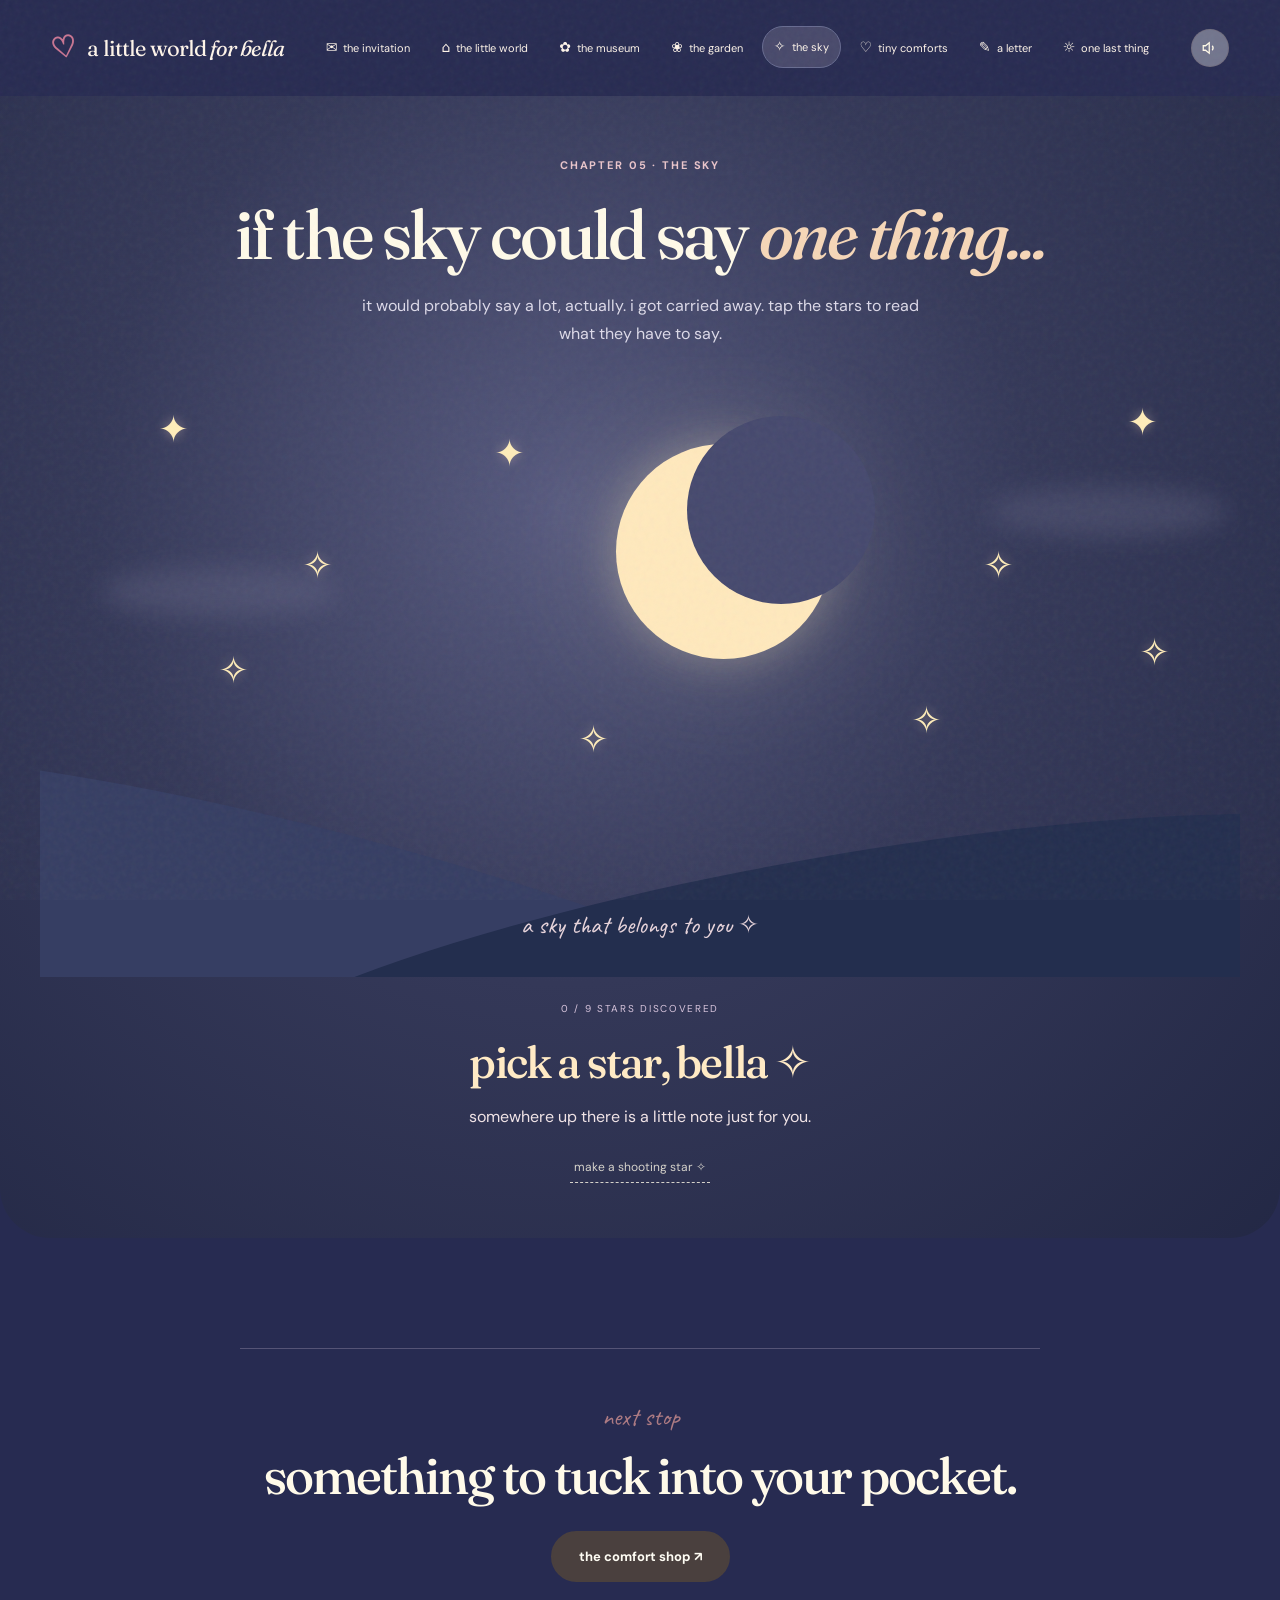
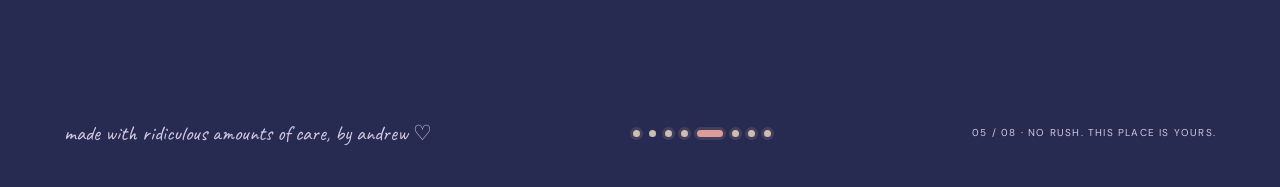
<file: sky.html>
<!doctype html>
<html lang="en"><head><meta charset="utf-8"><meta name="viewport" content="width=device-width, initial-scale=1"><meta name="theme-color" content="#fff8e8"><meta name="description" content="A sky full of small reminders."><meta property="og:title" content="stargazing with bella · a little world"><meta property="og:description" content="a little world made just for bella, by andrew"><link rel="icon" href="favicon.svg?v=20261026-2" type="image/svg+xml"><link rel="preconnect" href="https://fonts.googleapis.com"><link rel="preconnect" href="https://fonts.gstatic.com" crossorigin><link href="https://fonts.googleapis.com/css2?family=Caveat:wght@400;500;600;700&family=DM+Sans:wght@400;500;600;700&family=Fraunces:opsz,wght,SOFT,WONK@9..144,400,30,1;9..144,500,30,1;9..144,600,30,1&display=swap" rel="stylesheet"><link rel="stylesheet" href="style.css?v=20261026-2"><script src="site.js?v=20261026-2" defer></script><title>stargazing with bella · a little world</title></head>
<body data-page="sky" class="page-sky"><div class="grain" aria-hidden="true"></div><div id="sparkle-layer" aria-hidden="true"></div><a class="skip-link" href="#main">skip to content</a>
<header class="site-header"><a class="brand" href="index.html" aria-label="a little world for bella, home"><span class="brand-flower" aria-hidden="true">♡</span> a little world <span class="brand-for">for bella</span></a><button class="menu-toggle" type="button" aria-expanded="false" aria-controls="site-menu" aria-label="Open chapter menu"><span></span><span></span><span></span></button><nav class="site-menu" id="site-menu" aria-label="Chapters"><a href="index.html" class="nav-link " ><span>✉</span> the invitation</a><a href="world.html" class="nav-link " ><span>⌂</span> the little world</a><a href="museum.html" class="nav-link " ><span>✿</span> the museum</a><a href="garden.html" class="nav-link " ><span>❀</span> the garden</a><a href="sky.html" class="nav-link active" aria-current=page><span>✧</span> the sky</a><a href="pocket.html" class="nav-link " ><span>♡</span> tiny comforts</a><a href="letter.html" class="nav-link " ><span>✎</span> a letter</a><a href="ending.html" class="nav-link " ><span>☼</span> one last thing</a></nav><button class="sound-toggle" type="button" aria-label="Toggle gentle sound effects" aria-pressed="false" title="optional sound effects"><svg width="18" height="18" viewBox="0 0 24 24" fill="none" stroke="currentColor" stroke-width="1.7"><path d="M11 5 6 9H3v6h3l5 4V5Z"/><path d="M15 9a5 5 0 0 1 0 6"/></svg></button></header>
<main id="main">
<section class="night-scene"><div class="night-header reveal"><span class="eyebrow">chapter 05 · the sky</span><h1>if the sky could say <em>one thing...</em></h1><p>it would probably say a lot, actually. i got carried away. tap the stars to read what they have to say.</p></div><div class="starfield" id="starfield" aria-label="Nine clickable stars with messages"><div class="moon-art" aria-hidden="true"></div><span class="night-cloud night-cloud-1"></span><span class="night-cloud night-cloud-2"></span><span class="night-ridge night-ridge-back"></span><span class="night-ridge night-ridge-front"></span><button class="wish-star s1" data-star="0" aria-label="Open star one">✦</button><button class="wish-star s2" data-star="1" aria-label="Open star two">✧</button><button class="wish-star s3" data-star="2" aria-label="Open star three">✦</button><button class="wish-star s4" data-star="3" aria-label="Open star four">✧</button><button class="wish-star s5" data-star="4" aria-label="Open star five">✧</button><button class="wish-star s6" data-star="5" aria-label="Open star six">✦</button><button class="wish-star s7" data-star="6" aria-label="Open star seven">✧</button><button class="wish-star s8" data-star="7" aria-label="Open star eight">✧</button><button class="wish-star s9" data-star="8" aria-label="Open star nine">✧</button><div class="night-hill-caption">a sky that belongs to you ✧</div></div><div class="sky-message" aria-live="polite"><span id="star-count">0 / 9 stars discovered</span><h2 id="sky-title">pick a star, bella ✧</h2><p id="sky-message">somewhere up there is a little note just for you.</p><button class="quiet-button" id="shooting-star" type="button">make a shooting star ✧</button></div></section>
<div class="chapter-next reveal"><span>next stop</span><h2>something to tuck into your pocket.</h2><a class="pill-button button-primary" href="pocket.html">the comfort shop ↗</a></div>
</main>
<footer class="site-footer"><span>made with ridiculous amounts of care, by andrew ♡</span><div class="footer-dots"><a href="index.html" class="chapter-dot " aria-label="Chapter 1: the invitation" title="the invitation"></a><a href="world.html" class="chapter-dot " aria-label="Chapter 2: the little world" title="the little world"></a><a href="museum.html" class="chapter-dot " aria-label="Chapter 3: the museum" title="the museum"></a><a href="garden.html" class="chapter-dot " aria-label="Chapter 4: the garden" title="the garden"></a><a href="sky.html" class="chapter-dot active" aria-label="Chapter 5: the sky" title="the sky"></a><a href="pocket.html" class="chapter-dot " aria-label="Chapter 6: tiny comforts" title="tiny comforts"></a><a href="letter.html" class="chapter-dot " aria-label="Chapter 7: a letter" title="a letter"></a><a href="ending.html" class="chapter-dot " aria-label="Chapter 8: one last thing" title="one last thing"></a></div><span class="footer-small">05 / 08 · no rush. this place is yours.</span></footer><div class="toast" id="toast" role="status" aria-live="polite"></div></body></html>
</file>
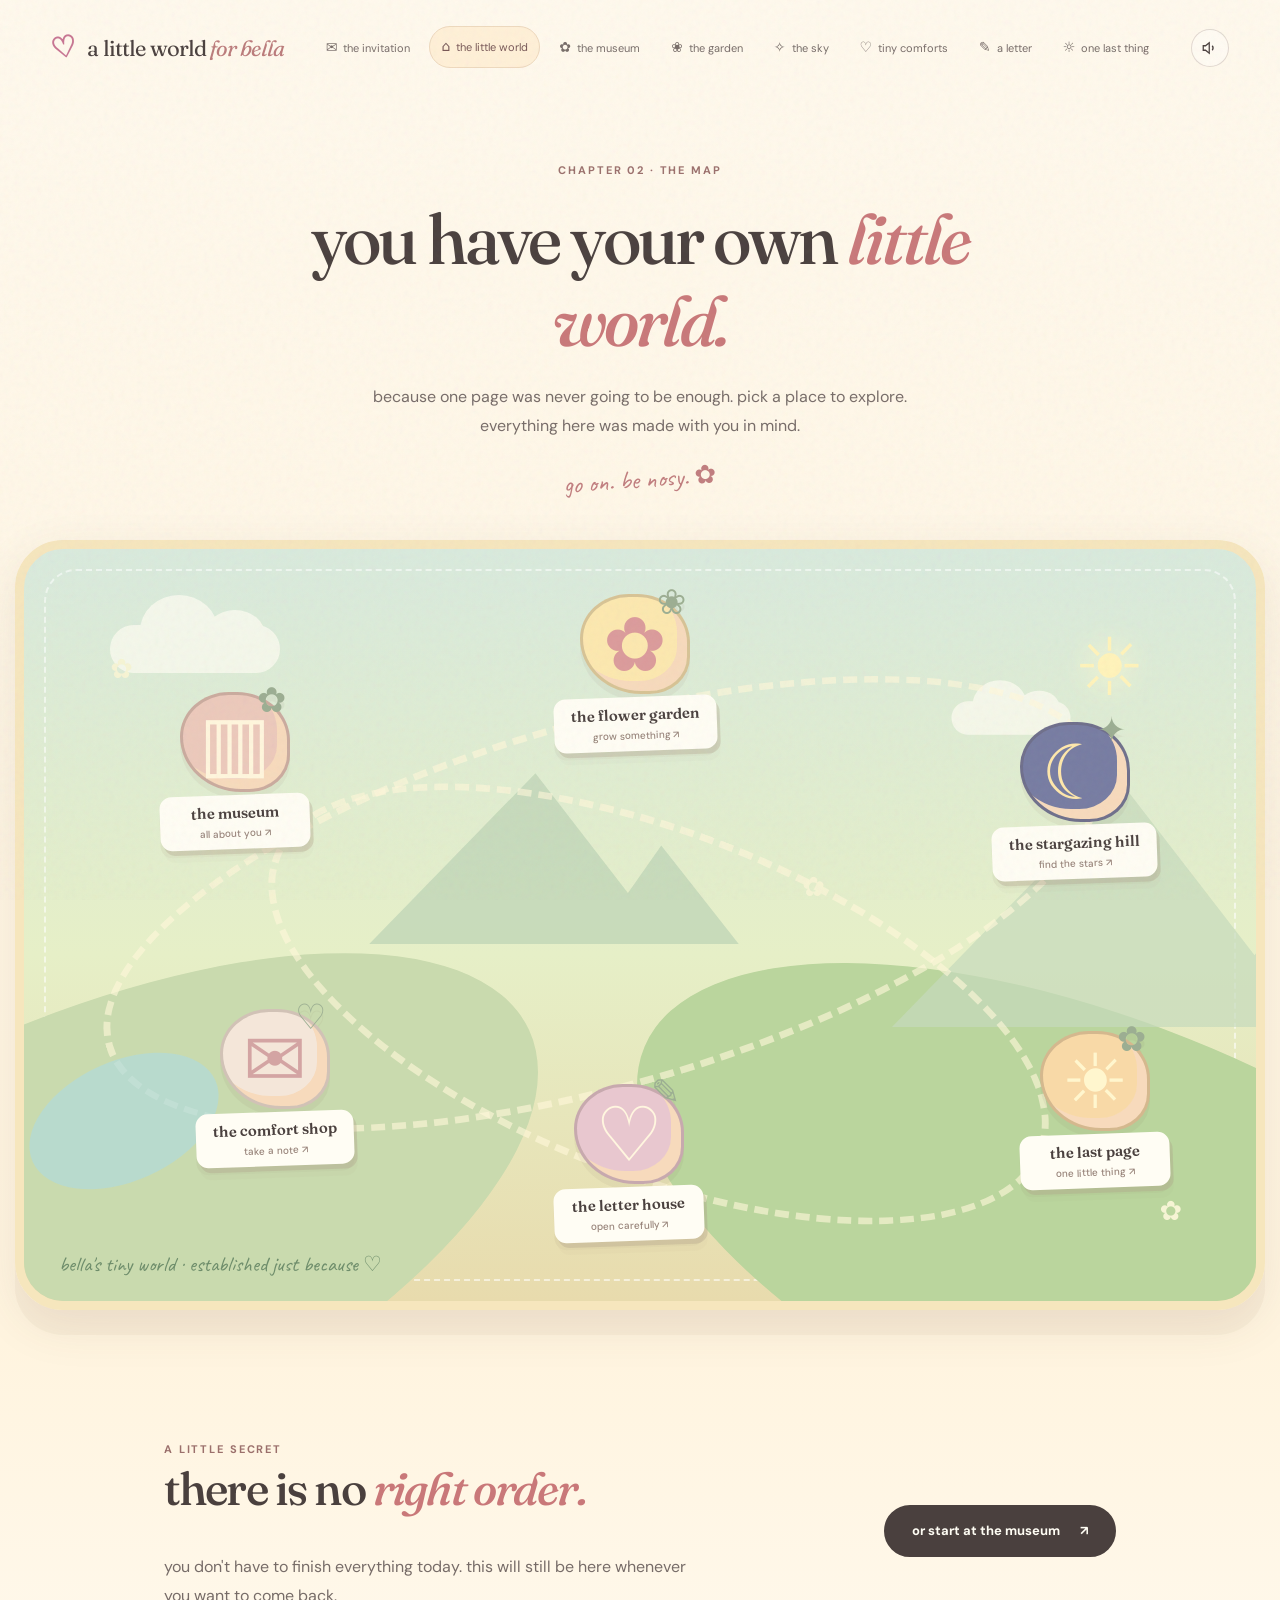
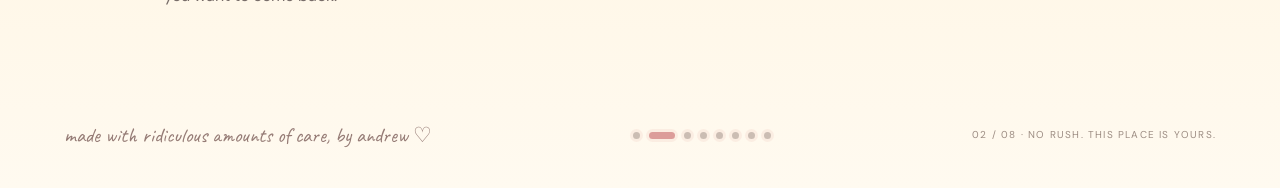
<file: world.html>
<!doctype html>
<html lang="en"><head><meta charset="utf-8"><meta name="viewport" content="width=device-width, initial-scale=1"><meta name="theme-color" content="#fff8e8"><meta name="description" content="Six places, just waiting to be discovered."><meta property="og:title" content="bella&#x27;s little world · the map"><meta property="og:description" content="a little world made just for bella, by andrew"><link rel="icon" href="favicon.svg?v=20261026-2" type="image/svg+xml"><link rel="preconnect" href="https://fonts.googleapis.com"><link rel="preconnect" href="https://fonts.gstatic.com" crossorigin><link href="https://fonts.googleapis.com/css2?family=Caveat:wght@400;500;600;700&family=DM+Sans:wght@400;500;600;700&family=Fraunces:opsz,wght,SOFT,WONK@9..144,400,30,1;9..144,500,30,1;9..144,600,30,1&display=swap" rel="stylesheet"><link rel="stylesheet" href="style.css?v=20261026-2"><script src="site.js?v=20261026-2" defer></script><title>bella&#x27;s little world · the map</title></head>
<body data-page="world" class="page-world"><div class="grain" aria-hidden="true"></div><div id="sparkle-layer" aria-hidden="true"></div><a class="skip-link" href="#main">skip to content</a>
<header class="site-header"><a class="brand" href="index.html" aria-label="a little world for bella, home"><span class="brand-flower" aria-hidden="true">♡</span> a little world <span class="brand-for">for bella</span></a><button class="menu-toggle" type="button" aria-expanded="false" aria-controls="site-menu" aria-label="Open chapter menu"><span></span><span></span><span></span></button><nav class="site-menu" id="site-menu" aria-label="Chapters"><a href="index.html" class="nav-link " ><span>✉</span> the invitation</a><a href="world.html" class="nav-link active" aria-current=page><span>⌂</span> the little world</a><a href="museum.html" class="nav-link " ><span>✿</span> the museum</a><a href="garden.html" class="nav-link " ><span>❀</span> the garden</a><a href="sky.html" class="nav-link " ><span>✧</span> the sky</a><a href="pocket.html" class="nav-link " ><span>♡</span> tiny comforts</a><a href="letter.html" class="nav-link " ><span>✎</span> a letter</a><a href="ending.html" class="nav-link " ><span>☼</span> one last thing</a></nav><button class="sound-toggle" type="button" aria-label="Toggle gentle sound effects" aria-pressed="false" title="optional sound effects"><svg width="18" height="18" viewBox="0 0 24 24" fill="none" stroke="currentColor" stroke-width="1.7"><path d="M11 5 6 9H3v6h3l5 4V5Z"/><path d="M15 9a5 5 0 0 1 0 6"/></svg></button></header>
<main id="main">
<section class="chapter-head centered reveal"><span class="eyebrow">chapter 02 · the map</span><h1>you have your own <em>little world.</em></h1><p>because one page was never going to be enough. pick a place to explore. everything here was made with you in mind.</p><span class="scribble">go on. be nosy. ✿</span></section>
<section class="map-stage reveal" aria-label="A whimsical illustrated map of Bella's world"><div class="map-cloud cloud-left"></div><div class="map-cloud cloud-right"></div><div class="map-hill hill-left"></div><div class="map-hill hill-right"></div><div class="map-mountain mountain-one"></div><div class="map-mountain mountain-two"></div><div class="map-road road-one"></div><div class="map-road road-two"></div><div class="map-sun">☀</div>
<a class="map-place place-museum" href="museum.html"><span class="map-illustration museum-illustration">▥<i>✿</i></span><span class="map-label">the museum <small>all about you ↗</small></span></a>
<a class="map-place place-garden" href="garden.html"><span class="map-illustration garden-illustration">✿<i>❀</i></span><span class="map-label">the flower garden <small>grow something ↗</small></span></a>
<a class="map-place place-sky" href="sky.html"><span class="map-illustration sky-illustration">☾<i>✦</i></span><span class="map-label">the stargazing hill <small>find the stars ↗</small></span></a>
<a class="map-place place-pocket" href="pocket.html"><span class="map-illustration pocket-illustration">✉<i>♡</i></span><span class="map-label">the comfort shop <small>take a note ↗</small></span></a>
<a class="map-place place-letter" href="letter.html"><span class="map-illustration letter-illustration">♡<i>✎</i></span><span class="map-label">the letter house <small>open carefully ↗</small></span></a>
<a class="map-place place-ending" href="ending.html"><span class="map-illustration ending-illustration">☀<i>✿</i></span><span class="map-label">the last page <small>one little thing ↗</small></span></a><span class="map-pond"></span><span class="map-flower flower-a">✿</span><span class="map-flower flower-b">✿</span><span class="map-flower flower-c">✿</span><span class="map-caption">bella's tiny world · established just because ♡</span></section>
<section class="map-after reveal"><div><span class="eyebrow">a little secret</span><h2>there is no <em>right order.</em></h2><p>you don't have to finish everything today. this will still be here whenever you want to come back.</p></div><a class="pill-button button-primary" href="museum.html">or start at the museum <span>↗</span></a></section>
</main>
<footer class="site-footer"><span>made with ridiculous amounts of care, by andrew ♡</span><div class="footer-dots"><a href="index.html" class="chapter-dot " aria-label="Chapter 1: the invitation" title="the invitation"></a><a href="world.html" class="chapter-dot active" aria-label="Chapter 2: the little world" title="the little world"></a><a href="museum.html" class="chapter-dot " aria-label="Chapter 3: the museum" title="the museum"></a><a href="garden.html" class="chapter-dot " aria-label="Chapter 4: the garden" title="the garden"></a><a href="sky.html" class="chapter-dot " aria-label="Chapter 5: the sky" title="the sky"></a><a href="pocket.html" class="chapter-dot " aria-label="Chapter 6: tiny comforts" title="tiny comforts"></a><a href="letter.html" class="chapter-dot " aria-label="Chapter 7: a letter" title="a letter"></a><a href="ending.html" class="chapter-dot " aria-label="Chapter 8: one last thing" title="one last thing"></a></div><span class="footer-small">02 / 08 · no rush. this place is yours.</span></footer><div class="toast" id="toast" role="status" aria-live="polite"></div></body></html>
</file>
<file: style.css>
:root{--cream:#fffaf0;--butter:#fff2ba;--butter-bright:#fefeca;--rose:#e9a5a3;--rose-light:#fbe0d8;--sage:#a9bb98;--sage-deep:#5c7761;--lilac:#c7bbdb;--peach:#f9d1aa;--ink:#4a403e;--muted:#776c68;--paper:#fffcf3;--shadow:0 16px 48px rgba(89,64,50,.10);--stroke:2px solid rgba(89,64,50,.19);--serif:'Fraunces',Georgia,serif;--sans:'DM Sans',system-ui,sans-serif;--hand:'Caveat',cursive}
*{box-sizing:border-box}html{scroll-behavior:smooth}body{margin:0;background:var(--cream);color:var(--ink);font-family:var(--sans);font-size:16px;line-height:1.65;overflow-x:hidden}body.page-sky{background:#272b51;color:#fffae9}body.page-ending{background:#fff3e2}::selection{background:#eeb8b0;color:#493c3f}a{color:inherit}a:focus-visible,button:focus-visible{outline:3px solid #ba6767;outline-offset:5px}button{font:inherit;cursor:pointer;color:inherit}button:disabled{cursor:default}h1,h2,h3,p{margin-top:0}h1,h2{font-family:var(--serif);font-weight:500;line-height:1.16;letter-spacing:-.04em}h1{font-size:clamp(3.1rem,6.2vw,6.8rem)}h2{font-size:clamp(2rem,3.6vw,3.6rem)}h1 em,h2 em{color:#c97879;font-style:italic}p{line-height:1.8}svg{max-width:100%}strong{font-weight:700}.grain{pointer-events:none;z-index:200;position:fixed;inset:0;opacity:.15;background-image:url("data:image/svg+xml,%3Csvg viewBox='0 0 180 180' xmlns='http://www.w3.org/2000/svg'%3E%3Cfilter id='n'%3E%3CfeTurbulence type='fractalNoise' baseFrequency='.9' numOctaves='3' stitchTiles='stitch'/%3E%3C/filter%3E%3Crect width='100%25' height='100%25' filter='url(%23n)' opacity='.33'/%3E%3C/svg%3E")}#sparkle-layer{pointer-events:none;position:fixed;inset:0;z-index:1000;overflow:hidden}.pop-spark{position:absolute;font-size:var(--size,22px);animation:popOut 1.35s ease-out forwards;color:var(--color,#d28a91)}@keyframes popOut{0%{opacity:0;transform:translate(-50%,-50%) scale(.25) rotate(0)}25%{opacity:1}100%{opacity:0;transform:translate(calc(-50% + var(--dx,0px)),calc(-50% + var(--dy,-100px))) scale(1.4) rotate(var(--spin,130deg))}}
.skip-link{position:fixed;top:-100px;left:10px;z-index:10000;padding:12px;background:#fff}.skip-link:focus{top:10px}.site-header{position:relative;z-index:50;max-width:1500px;margin:auto;min-height:96px;display:flex;align-items:center;justify-content:space-between;padding:14px clamp(20px,4vw,72px);gap:20px}.brand{text-decoration:none;font-family:var(--serif);font-size:22px;white-space:nowrap;letter-spacing:-.04em}.brand-flower{display:inline-block;color:#c87592;font-family:var(--serif);font-weight:600;font-size:29px;line-height:1;vertical-align:-2px;margin-right:7px;transform:rotate(-12deg)}.brand-for{color:#bb7b7a;font-style:italic}.site-menu{display:flex;gap:7px;flex-wrap:wrap;align-items:center;justify-content:center}.nav-link{text-decoration:none;font-size:11px;white-space:nowrap;padding:8px 11px;border-radius:50px;color:var(--muted);transition:.2s ease;border:1px solid transparent}.nav-link span{font-size:14px;padding-right:3px}.nav-link:hover,.nav-link.active{background:#fff0d7;border-color:#eed9bd;color:#775756;transform:translateY(-1px)}.page-sky .brand,.page-sky .nav-link,.page-sky .brand-for{color:#fff5ea}.page-sky .nav-link:hover,.page-sky .nav-link.active{background:#48496b;border-color:#676b90}.sound-toggle{display:inline-flex;align-items:center;justify-content:center;flex-shrink:0;width:38px;height:38px;border-radius:100%;border:1px solid rgba(110,80,70,.2);background:rgba(255,255,255,.35)}.sound-toggle[aria-pressed="true"]{background:#edc1ba}.menu-toggle{display:none;background:transparent;border:0;padding:6px}.menu-toggle span{display:block;width:24px;height:2px;margin:5px;background:currentColor;transition:.2s}.site-footer{position:relative;display:flex;align-items:center;justify-content:space-between;gap:16px;flex-wrap:wrap;padding:36px clamp(20px,5vw,80px);max-width:1500px;margin:0 auto;font-family:var(--hand);font-size:21px;color:#957b75}.footer-small{font-family:var(--sans);font-size:10px;text-transform:uppercase;letter-spacing:.12em;color:#9c8c82}.footer-dots{display:flex;align-items:center;gap:9px}.chapter-dot{display:block;width:7px;height:7px;border-radius:50%;background:#cbbdb3;transition:.25s}.chapter-dot.active{width:26px;background:#dc9d9a;border-radius:10px}.page-sky .site-footer{color:#d2c8e1}.page-sky .footer-small{color:#d7c5df}.eyebrow{text-transform:uppercase;letter-spacing:.17em;font-size:11px;font-weight:700;color:#9b706c}.eyebrow-dot{display:inline-block;width:7px;height:7px;border-radius:50%;background:#c7aa7b;margin-right:6px}.chapter-head{max-width:810px;margin:60px auto 38px;padding:0 24px}.chapter-head.centered{text-align:center}.chapter-head h1{margin:16px 0 21px;font-size:clamp(3rem,5.5vw,5.5rem)}.chapter-head p{color:var(--muted);font-size:16px;max-width:590px;margin:0 auto}.scribble,.hand-note{font-family:var(--hand);font-size:26px;color:#c17d7e}.scribble{display:block;transform:rotate(-4deg);margin-top:19px}.pill-button{appearance:none;text-decoration:none;display:inline-flex;align-items:center;justify-content:center;gap:20px;font-family:var(--sans);font-size:13px;font-weight:700;line-height:1.2;padding:16px 26px;border-radius:80px;border:var(--stroke);transition:transform .25s,box-shadow .25s,background .25s;white-space:normal;min-height:51px}.pill-button:hover{transform:translateY(-4px);box-shadow:0 10px 25px rgba(83,62,50,.13)}.button-primary{background:var(--ink);color:#fffdf4;border-color:var(--ink)}.button-primary:hover{background:#6f5556}.button-ghost{background:rgba(255,255,255,.5);color:var(--ink)}.text-link{display:inline-flex;align-items:center;gap:10px;font-weight:700;color:#ad6c6d;text-decoration:none;border-bottom:1px solid #c28c8e;padding-bottom:4px}.text-link:hover{gap:18px}.quiet-button{border:0;background:none;border-bottom:1px dashed currentColor;padding:4px;font-size:12px;color:inherit;opacity:.8}.quiet-button:hover{opacity:1}.chapter-next{margin:110px auto 50px;padding:48px 24px;text-align:center;max-width:800px;border-top:1px solid #e9dacc}.chapter-next span{font-family:var(--hand);color:#ad7b83;font-size:25px}.chapter-next h2{margin:8px 0 25px;font-size:clamp(2rem,4vw,3.2rem)}.page-sky .chapter-next{border-color:#555476}.toast{pointer-events:none;position:fixed;z-index:1000;bottom:23px;left:50%;transform:translate(-50%,30px);opacity:0;transition:opacity .2s,transform .2s;max-width:calc(100% - 40px);padding:11px 20px;border-radius:30px;background:#4c4343;color:#fffaf0;font-size:12px;text-align:center;box-shadow:var(--shadow)}.toast.show{opacity:1;transform:translate(-50%,0)}.reveal{opacity:0;transform:translateY(20px);transition:opacity .7s,transform .7s}.reveal.visible{opacity:1;transform:translateY(0)}
/* INVITATION */
.page-index{background:radial-gradient(ellipse at 75% 35%,#fde5d7 0,transparent 48%),radial-gradient(ellipse at 15% 70%,#fff0b9 0,transparent 50%),#fffaf0}.full-scene{min-height:680px;position:relative}.invitation{max-width:1510px;margin:0 auto;display:grid;grid-template-columns:1.08fr 1fr;align-items:center;padding:40px clamp(25px,6vw,100px) 100px;gap:30px}.invitation-copy{z-index:2}.invitation h1{margin:17px 0 24px}.underline-brush{position:relative;z-index:0;white-space:normal}.underline-brush:after{content:"";position:absolute;left:0;right:0;bottom:1px;height:11px;border-radius:50%;background:rgba(245,212,110,.7);z-index:-1;transform:rotate(-1deg)}.invitation p{max-width:505px;font-size:17px;color:#6e6160}.invitation .tiny-line{font-family:var(--hand);font-size:24px;color:#ab7378;margin:16px 0 28px;line-height:1.1}.hero-actions{display:flex;align-items:center;flex-wrap:wrap;gap:12px}.hand-arrow{display:block;margin:22px 0 0 45px;transform:rotate(-4deg)}.hand-arrow span{display:inline-block;transform:rotate(-35deg)}.float-doodle{position:absolute;z-index:1;pointer-events:none;font-size:29px;color:#cba9a7;animation:drift 6s ease-in-out infinite alternate}.doodle-1{top:8%;left:39%}.doodle-2{bottom:18%;left:4%;font-size:22px}.doodle-3{top:17%;right:5%;font-size:30px}.doodle-4{bottom:9%;right:17%;font-size:33px;animation-delay:-2s}@keyframes drift{to{transform:translateY(-20px) rotate(16deg)}}.hero-art{min-height:570px;display:flex;align-items:center;justify-content:center;position:relative;isolation:isolate}.hero-art-halo{position:absolute;width:min(95%,560px);aspect-ratio:1;border-radius:47% 53% 41% 59%;background:linear-gradient(135deg,#fff3bf,#fbd4c7 70%,#eec2c2);transform:rotate(-11deg);box-shadow:0 15px 100px rgba(224,175,142,.22);animation:halo 10s ease-in-out infinite alternate}@keyframes halo{to{border-radius:59% 41% 55% 45%;transform:rotate(11deg)}}.hero-art-base{position:absolute;z-index:-1;bottom:15%;width:66%;height:35px;border-radius:50%;background:rgba(146,112,100,.15);filter:blur(15px)}.hero-orbit{position:absolute;font-size:48px;color:#dd9e92;animation:drift 5s ease-in-out infinite alternate}.orbit-1{top:11%;left:16%}.orbit-2{top:21%;right:14%;font-size:35px;color:#96a985}.orbit-3{bottom:22%;left:13%;font-size:38px}.orbit-4{bottom:12%;right:16%;color:#cdb1ca}.gift{position:relative;width:270px;height:310px;background:none;border:none;transform:rotate(-6deg);transition:transform .4s;filter:drop-shadow(0 18px 18px #b3847750);z-index:2}.gift:hover{transform:rotate(0) translateY(-12px)}.gift-box{position:absolute;bottom:23px;left:24px;width:222px;height:178px;background:linear-gradient(125deg,#eac2b6,#e1a4a0);border:3px solid #ae7b79;border-radius:5px 5px 14px 14px;box-shadow:inset -13px 0 rgba(138,72,72,.08)}.gift-box:before{content:"";position:absolute;inset:0 77px;border-left:3px solid #fff7cc;border-right:3px solid #fff7cc;background:#fae6b3}.gift-lid{position:absolute;z-index:3;top:73px;left:13px;width:245px;height:46px;border:3px solid #ad797c;background:#edb9ae;border-radius:9px;transition:transform .7s;transform-origin:center bottom}.gift-lid:after{content:"";position:absolute;left:84px;width:65px;top:0;bottom:0;background:#fff1c2;border-left:3px solid white;border-right:3px solid white}.gift-bow{position:absolute;z-index:3;top:-74px;left:86px;color:#d58e91;font-size:80px;text-shadow:2px 2px white}.gift-label{position:absolute;z-index:2;top:54px;left:94px;font-family:var(--hand);font-size:32px;line-height:.85;color:#8d5f60;transform:rotate(-7deg);background:#fffcdf;border:1px solid #d9bcb6;box-shadow:2px 3px #bb949350;padding:12px 15px;border-radius:5px}.gift-label small{font-size:15px}.gift.open .gift-lid{transform:translate(-33px,-118px) rotate(-29deg)}.gift.open{transform:rotate(1deg)}.gift-pop{position:absolute;pointer-events:none;opacity:0;top:8%;left:50%;transform:translate(-50%,15px) rotate(-6deg);background:#fffdf6;padding:17px 22px;border:1px solid #dba6a6;box-shadow:var(--shadow);font-family:var(--hand);font-size:25px;line-height:1.1;white-space:nowrap;text-align:center;z-index:5;transition:.4s}.gift-pop.visible{opacity:1;transform:translate(-50%,-25px) rotate(-6deg)}.hero-art-caption{position:absolute;bottom:4%;font-family:var(--hand);font-size:24px;color:#9d7778}.scroll-whisper{font-family:var(--hand);font-size:23px;text-align:center;color:#ad807c;padding:0 0 100px}.scroll-whisper span{display:block;animation:drift 1.8s ease-in-out infinite alternate}.home-next{max-width:1100px;margin:0 auto 100px;padding:65px 65px;border:1px solid #ebdcd0;border-radius:44px 140px 44px 44px;background:#fffdf6;display:grid;grid-template-columns:.8fr 1.2fr;align-items:center;gap:90px}.home-next p{max-width:480px;color:var(--muted)}.home-next-art{height:270px;border-radius:52% 48% 35% 42%;background:linear-gradient(#e9eece,#e5d3bf);position:relative;display:flex;justify-content:center;align-items:flex-end;padding-bottom:41px}.home-next-art>span{position:absolute;top:22px;right:36px;font-size:45px;color:#fdf1ba}.tiny-house{width:175px;height:172px;position:relative}.house-roof{position:absolute;z-index:3;top:13px;left:0;width:175px;height:65px;background:#bd7f7c;clip-path:polygon(50% 0,100% 100%,0 100%);filter:drop-shadow(2px 4px #896c60)}.house-walls{position:absolute;left:18px;bottom:0;width:140px;height:120px;border:3px solid #957862;border-radius:5px;background:#f8e8c9}.house-window{position:absolute;top:19px;left:22px;width:35px;height:36px;border:3px solid #9e7f77;border-radius:18px 18px 3px 3px;text-align:center;background:#d1ddc7;color:#cb8f91}.house-door{position:absolute;bottom:0;right:16px;width:42px;height:65px;border:3px solid #996f66;border-bottom:0;border-radius:22px 22px 0 0;background:#c18d8a}.house-door:after{content:"";position:absolute;width:5px;height:5px;top:36px;left:8px;background:#ffecc5;border-radius:50%}
/* MAP */
.page-world{background:linear-gradient(180deg,#fff9ed,#fff4df 75%,#fffaf0)}.map-stage{position:relative;max-width:1250px;min-height:770px;margin:20px auto 0;border:9px solid #f6e6bd;border-radius:48px;background:linear-gradient(180deg,#d9eadd 0%,#e6efc7 54%,#e8dbad 100%);box-shadow:0 25px 0 rgba(154,120,91,.06),var(--shadow);overflow:hidden;isolation:isolate}.map-stage:before{content:"";position:absolute;inset:20px;border:2px dashed #ffffff90;border-radius:32px;pointer-events:none}.map-cloud{position:absolute;background:#fffdf3;border-radius:100px;width:170px;height:48px;opacity:.7}.map-cloud:before{content:"";position:absolute;background:inherit;border-radius:50%;height:72px;width:78px;left:30px;top:-30px}.map-cloud:after{content:"";position:absolute;background:inherit;border-radius:50%;height:50px;width:60px;left:95px;top:-15px}.cloud-left{top:76px;left:7%}.cloud-right{top:145px;right:13%;transform:scale(.7)}.map-hill{position:absolute;bottom:-170px;width:85%;height:440px;border-radius:50%;background:#c9daae}.hill-left{left:-40%;transform:rotate(-25deg)}.hill-right{right:-32%;background:#bad59d;transform:rotate(23deg)}.map-mountain{position:absolute;width:370px;height:190px;clip-path:polygon(0 100%,45% 10%,70% 73%,79% 48%,100% 100%);background:#bdd3b5;opacity:.7}.mountain-one{top:205px;left:28%}.mountain-two{top:250px;right:-80px;transform:scale(1.4);background:#c6dbbc}.map-road{position:absolute;border:7px dashed #fff7da9c;border-radius:50%;pointer-events:none}.road-one{left:5%;top:170px;width:84%;height:370px;transform:rotate(-16deg)}.road-two{left:18%;top:280px;width:67%;height:350px;transform:rotate(21deg)}.map-sun{position:absolute;right:9%;top:7%;font-size:80px;color:#fff3ba;text-shadow:0 0 30px #fff9cf}.map-place{position:absolute;z-index:5;display:flex;flex-direction:column;align-items:center;gap:3px;text-decoration:none;min-width:145px;transition:transform .25s;filter:drop-shadow(0 7px 0 rgba(122,99,80,.07))}.map-place:hover,.map-place:focus-visible{transform:translateY(-13px) rotate(-3deg)}.map-illustration{position:relative;display:flex;align-items:center;justify-content:center;width:110px;height:100px;border:3px solid rgba(83,67,58,.22);border-radius:48% 52% 40% 60%;background:#fff3d8;color:#bf8a8a;font-family:var(--serif);font-size:76px;line-height:1;box-shadow:inset -10px -10px #f7dabc}.map-illustration i{position:absolute;right:1px;top:-12px;font-family:var(--hand);font-style:normal;font-size:35px;color:#9cae92}.map-label{display:block;text-align:center;min-width:150px;background:#fffdf4;padding:9px 17px;border-radius:12px;box-shadow:3px 5px 0 #ad9c8550;transform:rotate(-2deg);font-family:var(--serif);font-size:15px;font-weight:600;line-height:1.25}.map-label small{display:block;font-family:var(--sans);font-size:10px;font-weight:500;color:#98847a;margin-top:5px}.place-museum{left:11%;top:19%}.museum-illustration{background:#ecc9bb;color:#fff6dd}.place-garden{left:43%;top:6%}.garden-illustration{background:#fce8af;color:#db9b9b}.place-sky{right:8%;top:23%}.sky-illustration{background:#777ca2;color:#ffe8ab}.place-pocket{left:14%;bottom:18%}.pocket-illustration{background:#f4e6d9;color:#d3a4a3}.place-letter{left:43%;bottom:8%}.letter-illustration{background:#e8c7cf;color:#fff6df}.place-ending{right:7%;bottom:15%}.ending-illustration{background:#f8d9a7;color:#fff6ce}.map-pond{position:absolute;width:200px;height:120px;bottom:120px;left:0;border-radius:50%;background:#b1dada;transform:rotate(-24deg);opacity:.7}.map-flower{position:absolute;color:#f6f4d4;font-size:27px}.flower-a{left:7%;top:13%}.flower-b{right:35%;top:42%}.flower-c{right:6%;bottom:9%}.map-caption{position:absolute;bottom:20px;left:35px;font-family:var(--hand);font-size:21px;color:#6e8d6b}.map-after{max-width:1000px;padding:55px 24px;margin:70px auto 0;display:flex;justify-content:space-between;align-items:center;gap:45px}.map-after p{max-width:540px;color:var(--muted)}
/* MUSEUM */
.page-museum{background:#fdf6e9}.museum-tag{display:inline-block;margin-top:25px;padding:6px 16px;border:1px solid #dfb8af;transform:rotate(-3deg);font-family:var(--hand);font-size:21px;color:#a77771}.museum-wall{margin:50px auto 0;padding:50px max(30px,calc((100vw - 1200px)/2)) 80px;background:repeating-linear-gradient(0deg,transparent 0,transparent 46px,#e7d4be2c 47px),linear-gradient(140deg,#f3dccb,#f9e8d8);border-block:8px solid #d8b99b;box-shadow:inset 0 4px 24px #9c715322}.wall-heading{display:flex;justify-content:space-between;gap:15px;text-transform:uppercase;font-size:10px;letter-spacing:.16em;color:#a37f6a;margin-bottom:36px}.gallery-grid{display:grid;grid-template-columns:repeat(3,1fr);gap:44px 36px;align-items:center}.gallery-frame{text-align:left;border:14px solid #fdf5e7;padding:0;background:#fffaf0;box-shadow:0 10px 0 #d4baa6,0 19px 22px rgba(88,67,52,.15);transition:transform .22s,box-shadow .22s;min-height:320px;display:flex;flex-direction:column}.gallery-frame:hover{transform:rotate(0) translateY(-10px)!important;box-shadow:0 21px 0 #c9ad9d,0 25px 33px rgba(88,67,52,.2)}.tilt-1{transform:rotate(-4deg)}.tilt-2{transform:rotate(3deg)}.tilt-3{transform:rotate(-2deg)}.tilt-4{transform:rotate(2deg)}.tilt-5{transform:rotate(-3deg)}.tilt-6{transform:rotate(5deg)}.gallery-art{height:260px;position:relative;display:flex;align-items:center;justify-content:center;overflow:hidden}.gallery-plaque{padding:18px 9px;flex:1}.gallery-plaque strong{font-family:var(--serif);font-size:20px;display:block;font-weight:500;line-height:1.1}.gallery-plaque small{font-size:10px;display:block;color:#9a827b;margin-top:5px}.art-1{background:linear-gradient(#c8dce1 55%,#d0cfa0 55%)}.art-1>span{font-size:65px;color:#fff6cb;z-index:2}.art-sun{position:absolute;width:150px;height:150px;border-radius:50%;background:#fff2c5;top:40px}.art-hills{position:absolute;bottom:-65px;width:130%;height:150px;background:#a7bc96;border-radius:50%}.art-2{background:#e8b0ad}.art-heart{font-size:150px;color:#fdf2da;text-shadow:12px 13px #cf928e;transform:rotate(-10deg)}.art-2>span{position:absolute;top:16px;left:23px;color:#fff6df;font-size:36px}.art-3{background:#f8e5b9}.art-3>span{font-size:125px;color:#dda1a2;z-index:2;transform:translateY(-22px)}.art-vase{position:absolute;bottom:28px;width:92px;height:65px;background:#adc5a5;border-radius:10px 10px 45px 45px}.art-4{background:#454d72}.art-moon{color:#fceac0;font-size:150px;line-height:1}.art-4>span{color:#fdf2c4;font-size:31px;position:absolute;top:18px;right:24px;transform:rotate(20deg)}.art-5{background:#f7d0be}.art-5>span{color:#faefcd;font-size:170px;z-index:2;text-shadow:10px 9px #d99f99}.art-checker{position:absolute;inset:0;background:repeating-conic-gradient(#ecc0b1 0 25%,transparent 0 50%) 0 0/44px 44px;opacity:.55}.art-6{background:#c6d8cc}.art-6>span{font-size:150px;color:#fff4ce;z-index:2}.art-wave{position:absolute;inset:auto 0 0;height:70px;background:#99bbaf;clip-path:polygon(0 20%,25% 0,52% 35%,75% 7%,100% 25%,100% 100%,0 100%)}.exhibit-dialog{position:fixed;max-width:min(510px,calc(100vw - 32px));width:100%;border:8px solid #e3cab7;padding:55px 40px 40px;background:#fffaf1;color:var(--ink);box-shadow:0 0 0 100vmax #302b32aa,0 20px 80px #211d1d30;border-radius:3px;overflow-y:auto;max-height:calc(100vh - 40px)}.exhibit-dialog::backdrop{background:rgba(37,34,40,.6);backdrop-filter:blur(6px)}.exhibit-stamp{text-transform:uppercase;font-size:9px;letter-spacing:.2em;color:#9a7a73}.exhibit-symbol{font-size:94px;color:#d1a0a0;text-align:center;margin:25px 0}.exhibit-dialog h2{font-size:36px}.exhibit-dialog p{color:#6a5857}.exhibit-dialog .signature{display:block;margin:12px 0 30px;font-family:var(--hand);font-size:26px;color:#b17a7a}.close-dialog{position:absolute;right:17px;top:10px;border:0;background:none;font-size:40px;line-height:1}
/* GARDEN */
.page-garden{background:linear-gradient(#fdf8eb,#f3f3dc)}.garden-room{max-width:1110px;min-height:560px;margin:70px auto 0;background:linear-gradient(180deg,#f9eecf 0,#e9e6c5 75%,#dedcb8 100%);border:9px solid #eff0dd;border-radius:50% 50% 25px 25px/22% 22% 25px 25px;box-shadow:var(--shadow);position:relative;overflow:hidden;padding:165px 35px 40px}.greenhouse-arch{position:absolute;top:13px;left:7%;right:7%;height:205px;border:10px double #d5dfbb;border-bottom:0;border-radius:50% 50% 0 0}.greenhouse-window{position:absolute;inset:15px 18%;border-bottom:4px solid #d5dfbb;display:flex;align-items:flex-start;justify-content:space-between;color:#fff4b8;font-size:60px}.greenhouse-window span:not(:first-child){font-size:35px;color:#fffdf3}.garden-bunting{position:absolute;top:125px;left:0;right:0;text-align:center;font-family:var(--hand);font-size:44px;letter-spacing:45px;color:#cbabab;opacity:.7}.plant-grid{z-index:2;position:relative;display:grid;grid-template-columns:repeat(6,1fr);gap:12px;align-items:end}.plant-pot{appearance:none;border:0;background:none;display:flex;flex-direction:column;align-items:center;justify-content:flex-end;min-width:0;height:255px;padding:0;position:relative;transition:transform .25s}.plant-pot:hover{transform:translateY(-7px)}.pot-body{position:relative;z-index:2;display:flex;align-items:center;justify-content:center;width:100px;max-width:100%;height:82px;clip-path:polygon(4% 0,96% 0,85% 100%,15% 100%);background:#e8b0a0;box-shadow:inset -12px 0 #c88c8055;font-family:var(--hand);font-size:27px;color:#ffeddb}.plant-pot:nth-child(even) .pot-body{background:#a9b9a0}.plant-pot:nth-child(3n) .pot-body{background:#c9b3cb}.pot-label{margin-top:12px;font-family:var(--hand);font-size:24px;line-height:1.1}.flower-bloom{display:block;position:relative;width:10px;height:0;background:#6d9870;border-radius:5px;transition:height .9s ease;transform-origin:bottom}.flower-bloom:before{content:"";position:absolute;top:-48px;left:-40px;opacity:0;width:90px;height:90px;background:#e8a8a7;clip-path:polygon(50% 5%,62% 28%,83% 14%,75% 40%,98% 50%,72% 62%,86% 87%,58% 76%,50% 99%,39% 74%,13% 86%,26% 61%,2% 50%,25% 37%,15% 12%,39% 28%);transition:opacity .35s .65s,transform .35s .65s;transform:scale(.1);z-index:2}.flower-bloom:after{content:"";position:absolute;top:28px;left:-24px;width:47px;height:23px;background:#8eac7f;border-radius:100% 0 100% 0;transform:rotate(28deg);opacity:0;transition:opacity .2s .4s}.plant-pot:nth-child(2) .flower-bloom:before{background:#eec16e}.plant-pot:nth-child(3) .flower-bloom:before{background:#d2bee8}.plant-pot:nth-child(4) .flower-bloom:before{background:#f4b4bc}.plant-pot:nth-child(5) .flower-bloom:before{background:#e8d7ed}.plant-pot:nth-child(6) .flower-bloom:before{background:#fff2af}.plant-pot.grown .flower-bloom{height:105px}.plant-pot.grown .flower-bloom:before{opacity:1;transform:scale(1)}.plant-pot.grown .flower-bloom:after{opacity:1}.garden-shelf{position:absolute;bottom:94px;left:6%;right:6%;height:14px;border-radius:20px;background:#aa8c6e;box-shadow:0 9px 0 #806d53}.garden-count{text-align:center;position:relative;z-index:2;margin:20px 0 0;font-family:var(--hand);font-size:25px;color:#657f65}.garden-message{max-width:730px;padding:70px 28px;margin:0 auto;text-align:center}.garden-message .sticker{display:inline-block;background:#fff3d7;padding:6px 18px;border:1px dashed #c6a897;border-radius:40px;font-family:var(--hand);font-size:24px;color:#a07373}.garden-message h2{margin:24px 0}.garden-message p{color:var(--muted)}
/* SKY */
.night-scene{background:radial-gradient(ellipse at 44% 36%,#56597e 0%,#343858 46%,#232845 100%);border-radius:0 0 50px 50px;overflow:hidden}.night-header{text-align:center;padding:55px 20px 8px}.night-header h1{max-width:840px;margin:17px auto;font-size:clamp(3rem,5.4vw,5.7rem)}.night-header h1 em{color:#f6d7b8}.night-header .eyebrow{color:#eac5cb}.night-header p{max-width:580px;margin:0 auto;color:#dddae9}.starfield{height:620px;max-width:1200px;margin:auto;position:relative;overflow:hidden}.moon-art{position:absolute;left:48%;top:14%;width:215px;height:215px;background:#ffe9bd;border-radius:50%;box-shadow:0 0 45px #f9ecc34d,0 0 130px #f9ecc334}.moon-art:after{content:"";position:absolute;width:188px;height:188px;border-radius:50%;background:#46496e;left:71px;top:-28px}.night-cloud{position:absolute;width:240px;height:50px;background:#7a7b9a66;filter:blur(13px);border-radius:70%;opacity:.65}.night-cloud-1{top:210px;left:5%}.night-cloud-2{top:130px;right:1%}.night-ridge{position:absolute;bottom:-110px;width:110%;height:250px;border-radius:50%;background:#363e63}.night-ridge-back{left:-30%;transform:rotate(15deg)}.night-ridge-front{right:-21%;bottom:-130px;background:#232e4e;transform:rotate(-10deg)}.wish-star{position:absolute;border:0;background:none;font-size:37px;color:#ffedba;line-height:1;transition:transform .2s,text-shadow .2s;animation:twinkle 3.7s ease-in-out infinite alternate;filter:drop-shadow(0 0 6px #ffdbbf66);padding:10px}.wish-star:hover,.wish-star:focus-visible{transform:scale(1.6);text-shadow:0 0 18px #ffe6c7}.wish-star.seen{color:#f8bfb3}.s1{top:7%;left:9%}.s2{top:29%;left:21%;animation-delay:-1s}.s3{top:11%;left:37%;animation-delay:-2s}.s4{top:46%;left:14%;animation-delay:-3s}.s5{top:29%;right:18%;animation-delay:-1.7s}.s6{top:6%;right:6%;animation-delay:-1.5s}.s7{top:54%;right:24%;animation-delay:-2.8s}.s8{top:43%;right:5%;animation-delay:-2.1s}.s9{top:57%;left:44%;animation-delay:-3.3s}@keyframes twinkle{0%{opacity:.65;filter:drop-shadow(0 0 2px #fff6be)}100%{opacity:1;filter:drop-shadow(0 0 16px #fff6be)}}.night-hill-caption{position:absolute;bottom:31px;left:50%;transform:translateX(-50%);z-index:4;font-family:var(--hand);color:#e6d3da;font-size:25px;white-space:nowrap}.sky-message{max-width:820px;min-height:260px;margin:0 auto;padding:17px 30px 55px;text-align:center}.sky-message>span{font-size:10px;letter-spacing:.17em;text-transform:uppercase;color:#d8c5dd}.sky-message h2{font-size:clamp(2rem,3.5vw,3.2rem);color:#ffeac5;margin:15px 0}.sky-message p{color:#f0e3e6;max-width:560px;margin:0 auto 22px}.shooting{position:absolute;z-index:10;width:90px;height:2px;background:linear-gradient(90deg,transparent,#fff8bf);animation:meteor 1.3s ease-in forwards;pointer-events:none;transform:rotate(-24deg)}@keyframes meteor{from{opacity:1;left:80%;top:5%}to{opacity:0;left:10%;top:65%}}
/* COMFORT SHOP */
.page-pocket{background:radial-gradient(circle at 70% 20%,#ffedcb,#fff8eb 60%)}.comfort-machine{max-width:800px;margin:60px auto 60px;border:9px solid #d59b9b;border-radius:43px 43px 35px 35px;box-shadow:16px 17px 0 #e8c7b6,var(--shadow);background:#f8e2d5;overflow:hidden}.machine-top{padding:0 35px 0;background:#e4b2a8}.shop-canopy{padding:24px 10px;text-align:center;color:#fffaf2;font-family:var(--serif);font-size:19px;letter-spacing:.12em;background:repeating-linear-gradient(90deg,#d39b99 0 85px,#ecbbb0 85px 170px);border-bottom:9px solid #b98282}.machine-window{position:relative;min-height:330px;padding:30px;display:flex;align-items:center;justify-content:center;border:12px solid #d6aaa3;background:#f9f0e4;box-shadow:inset 0 0 30px #c9ac9b80}.machine-window-decoration{position:absolute;top:10px;font-family:var(--hand);font-size:29px;letter-spacing:21px;color:#d8b7ac}.machine-sticky{width:min(410px,100%);min-height:225px;background:#fff9d4;transform:rotate(-3deg);padding:23px 35px 22px;box-shadow:6px 9px 1px #cebbb177;display:flex;flex-direction:column;align-items:start;justify-content:space-between;transition:transform .5s,opacity .5s}.machine-sticky.change{transform:rotate(8deg) scale(.87);opacity:.3}.sticky-top{font-family:var(--hand);font-size:27px;color:#ab7d77}.machine-sticky p{font-family:var(--serif);font-size:23px;line-height:1.4;margin:13px 0}.machine-sticky small{font-family:var(--hand);font-size:20px;color:#aa8379}.machine-shelf{position:absolute;bottom:0;left:0;right:0;background:#c99c94;height:17px}.machine-controls{text-align:center;padding:30px 35px 40px}.machine-controls>p{font-family:var(--hand);font-size:29px;color:#906665}.note-options{display:flex;gap:10px;justify-content:center;flex-wrap:wrap;margin-bottom:20px}.note-options button{border:1px solid #bd9992;background:#fffaf1;border-radius:30px;padding:9px 16px;font-size:12px;transition:background .2s,transform .2s}.note-options button:hover,.note-options button.active{background:#ffe4b8;transform:translateY(-2px)}.machine-action{display:flex;gap:12px;justify-content:center;flex-wrap:wrap}.comfort-bottom{max-width:850px;margin:90px auto;text-align:center;padding:30px 20px}.quote-mark{font-family:var(--serif);font-size:110px;line-height:0;color:#d9aeac;padding-top:45px}.comfort-bottom p{max-width:640px;margin:auto;color:var(--muted)}
/* LETTER */
.page-letter{background:radial-gradient(circle at 50% 50%,#ffebd6,#fff8ed 66%)}.letter-stage{position:relative;max-width:850px;min-height:350px;margin:70px auto 100px;padding:30px;display:flex;flex-direction:column;align-items:center}.postal-scribbles{position:absolute;top:5px;width:100%;display:flex;justify-content:space-between;padding:0 25px;font-family:var(--hand);font-size:23px;color:#bc8d84}.postal-scribbles>span:nth-child(2){transform:rotate(8deg)}.letter-envelope{height:250px;width:370px;max-width:90vw;background:none;border:0;position:relative;filter:drop-shadow(0 18px 13px #936b6350);transition:transform .5s;margin:50px 0 0}.letter-envelope:hover{transform:translateY(-9px) rotate(-2deg)}.envelope-back{position:absolute;inset:0;background:#eeb9b0;border:3px solid #b98283;border-radius:6px}.envelope-paper-preview{position:absolute;z-index:2;width:82%;height:145px;background:#fff8e9;border:2px solid #edd8bf;left:9%;top:23px;padding-top:20px;font-family:var(--hand);font-size:28px;color:#a97879;transition:transform .8s}.envelope-front{position:absolute;z-index:3;inset:0;background:#e4ada7;clip-path:polygon(0 0,50% 55%,100% 0,100% 100%,0 100%);border:3px solid #bd8a86;border-radius:5px}.envelope-flap{position:absolute;z-index:4;top:0;left:0;right:0;height:140px;background:#f2c7bd;clip-path:polygon(0 0,100% 0,50% 95%);filter:drop-shadow(0 2px 0 #ad797c);transition:transform .7s;transform-origin:top center}.envelope-seal{position:absolute;z-index:5;top:102px;left:calc(50% - 21px);height:42px;width:42px;background:#be878a;color:#fff6e5;display:grid;place-items:center;border-radius:50%;border:2px solid #fff4e1;font-size:22px;transition:opacity .2s}.letter-envelope.open .envelope-flap{transform:rotateX(180deg);z-index:1}.letter-envelope.open .envelope-paper-preview{transform:translateY(-85px)}.letter-envelope.open .envelope-seal{opacity:0}.letter-tap{font-family:var(--hand);font-size:27px;color:#a77879;transform:rotate(-4deg);margin:40px 0 0;text-align:center}.paper-letter{position:relative;width:min(720px,100%);margin-top:65px;background:repeating-linear-gradient(#fffaf0 0,#fffaf0 35px,#dce5da 36px,#fffaf0 37px);border:1px solid #ead8ca;box-shadow:9px 12px 0 #e9cfbd,0 20px 50px #8a645032;padding:54px clamp(24px,6vw,75px) 75px;transform:rotate(-1deg);animation:unfold .9s ease both}.paper-letter[hidden]{display:none}@keyframes unfold{from{opacity:0;transform:translateY(-25px) rotate(2deg) scale(.95)}to{opacity:1;transform:translateY(0) rotate(-1deg) scale(1)}}.letter-topline{display:flex;justify-content:space-between;color:#a27876;font-family:var(--hand);font-size:29px}.letter-date{color:#a49a88;font-size:9px;letter-spacing:.2em;text-transform:uppercase;margin-top:16px}.paper-letter h2{font-family:var(--hand);font-size:63px;font-weight:500;margin:24px 0}.paper-letter p{font-size:15px;line-height:2.5;margin-bottom:27px}.letter-signoff{margin-top:35px;font-family:var(--hand);font-size:32px;line-height:1.2;color:#a77578}.letter-signoff strong{font-size:44px;font-weight:500}.letter-corner{position:absolute;bottom:15px;right:25px;font-size:38px;color:#d8a3a8}.after-letter{max-width:740px;text-align:center;margin:80px auto 0;padding:0 24px}.after-letter p{color:var(--muted)}
/* ENDING */
.final-scene{position:relative;padding:60px 24px 85px;background:radial-gradient(circle at 50% 20%,#ffe8c6 10%,transparent 57%),#fff3e3;overflow:hidden}.final-card{position:relative;max-width:780px;margin:20px auto 0;background:#fffcf4;border:12px solid #fffdf7;outline:1px solid #ecd7c5;box-shadow:0 14px 0 #ead5c2,0 35px 65px #b88f7550;border-radius:7px;padding:45px clamp(25px,6vw,85px) 57px;text-align:center}.final-card h1{font-size:clamp(2.5rem,5vw,4.8rem);margin:20px 0 26px}.final-card p{color:#756663;font-size:16px;line-height:2}.final-illustration{position:relative;overflow:hidden;margin:32px auto;border:7px solid #fff2d9;border-radius:180px 180px 10px 10px;width:290px;height:255px;background:linear-gradient(#f3c5bd 0%,#ffe4c0 56%,#dbe2b2 56%)}.final-sun{position:absolute;top:34px;left:99px;width:95px;height:95px;border-radius:50%;background:#fff1bf;box-shadow:0 0 60px #fff1bfa8}.final-fields{position:absolute;bottom:-45px;left:-30%;width:160%;height:130px;background:#adc59d;border-radius:50%}.final-bouquet{position:absolute;z-index:2;bottom:22px;left:50%;transform:translateX(-50%);display:flex;align-items:end;gap:0}.final-bouquet span{font-size:53px;color:#eaa0a6;text-shadow:3px 3px #ffe7bd}.final-bouquet span:nth-child(2){color:#fff0b7;transform:translateY(-25px)}.final-bouquet span:nth-child(3){color:#e9b3cd;transform:translateY(-40px)}.final-bouquet span:nth-child(4){color:#f2d4bd;transform:translateY(-15px)}.final-bouquet span:nth-child(5){color:#fcf1bf}.final-divider{color:#d4a19b;letter-spacing:25px;margin:34px 0}.final-card .final-small{font-family:var(--hand);font-size:26px;line-height:1.15;color:#ad7576;margin:0 0 30px}.final-signature{font-family:var(--hand);font-size:28px;color:#a37a76;margin-top:36px}.flower-gift{margin:30px auto 0;padding:22px 30px;background:#fdf2d9;max-width:330px;display:flex;flex-direction:column;gap:4px;border:2px dashed #eccabc;animation:unfold .6s both}.flower-gift[hidden]{display:none}.flower-gift-visual{font-size:90px;line-height:1.15;color:#e9abb0}.flower-gift strong{font-family:var(--serif);font-size:22px;font-weight:500}.flower-gift span{font-size:12px;line-height:1.5;color:#8d7470}.final-confetti span{position:absolute;color:#cfa4a4;font-size:55px;pointer-events:none;animation:drift 5s ease-in-out infinite alternate}.final-confetti span:nth-child(1){left:8%;top:10%}.final-confetti span:nth-child(2){right:10%;top:16%;color:#b6c29f}.final-confetti span:nth-child(3){left:15%;top:52%;font-size:35px}.final-confetti span:nth-child(4){right:17%;top:55%;font-size:35px}.final-confetti span:nth-child(5){left:8%;bottom:8%;font-size:33px}.final-confetti span:nth-child(6){right:8%;bottom:10%;font-size:39px}.final-return{display:flex;gap:30px;justify-content:center;flex-wrap:wrap;margin:64px auto 0}.final-return a{color:#956c6d;font-size:13px;text-decoration:underline;text-underline-offset:5px}
/* RESP */
@media(max-width:1180px){.site-header{flex-wrap:wrap;gap:8px}.site-menu{order:3;width:100%;padding:6px 0}.nav-link{font-size:11px}.gallery-grid{gap:26px}.map-stage{margin-left:20px;margin-right:20px}.plant-grid{gap:0}.pot-body{width:80px;height:74px}}@media(max-width:780px){.site-header{min-height:72px;padding:13px 20px}.brand{font-size:21px}.menu-toggle{display:block;margin-left:auto}.site-menu{order:3;display:none;position:absolute;top:70px;left:12px;right:12px;background:#fffaf1;color:var(--ink);border:1px solid #e9cdbd;border-radius:20px;padding:17px;box-shadow:var(--shadow);z-index:90;grid-template-columns:repeat(2,1fr);align-items:stretch}.site-menu.open{display:grid}.nav-link,.page-sky .nav-link{color:var(--ink);font-size:12px;padding:12px}.page-sky .nav-link:hover,.page-sky .nav-link.active{background:#fff1df;color:var(--ink)}.page-sky .site-menu{background:#fffaf1}.sound-toggle{height:34px;width:34px}.site-footer{justify-content:center;text-align:center;padding:35px 22px}.site-footer>span:first-child{width:100%}.invitation{grid-template-columns:1fr;padding:45px 25px 65px;gap:0}.invitation h1{font-size:clamp(3.5rem,12vw,5.5rem)}.invitation-copy{text-align:center}.invitation .eyebrow{font-size:10px}.invitation p{margin-left:auto;margin-right:auto}.hero-actions{justify-content:center}.hand-arrow{display:none}.hero-art{min-height:430px}.hero-art-halo{width:min(90%,400px)}.gift{transform:rotate(-6deg) scale(.83)}.gift:hover{transform:scale(.86)}.gift-pop{top:0}.home-next{grid-template-columns:1fr;text-align:center;margin:0 20px 70px;padding:35px 30px;gap:35px}.home-next-art{height:230px}.home-next p{margin:auto auto 22px}.scroll-whisper{padding-bottom:60px}.map-stage{min-height:680px;margin:25px 12px;border-width:6px;border-radius:24px}.map-illustration{width:85px;height:83px;font-size:50px}.map-label{font-size:12px;min-width:118px;padding:8px}.map-label small{font-size:9px}.map-place{min-width:118px}.place-museum{left:3%;top:17%}.place-garden{left:35%;top:5%}.place-sky{right:1%;top:28%}.place-pocket{left:4%;bottom:21%}.place-letter{left:35%;bottom:6%}.place-ending{right:1%;bottom:23%}.map-after{display:block;text-align:center;margin-top:25px}.map-after p{margin:15px auto 24px}.gallery-grid{grid-template-columns:repeat(2,1fr);gap:32px 18px}.gallery-frame{min-height:240px;border-width:9px}.gallery-art{height:185px}.gallery-plaque{padding:10px 6px}.gallery-plaque strong{font-size:16px}.museum-wall{padding:35px 25px 65px}.garden-room{margin:40px 12px;min-height:670px;border-radius:45% 45% 24px 24px/12% 12% 24px 24px;padding:155px 12px 40px}.greenhouse-arch{height:155px}.plant-grid{grid-template-columns:repeat(3,1fr);gap:8px 0}.plant-pot{height:198px}.plant-pot.grown .flower-bloom{height:80px}.flower-bloom:before{transform-origin:center}.pot-body{height:63px;width:79px}.pot-label{font-size:20px}.garden-shelf{bottom:115px}.garden-bunting{top:110px;letter-spacing:13px;font-size:27px}.starfield{height:490px}.moon-art{width:140px;height:140px;left:39%;top:18%}.moon-art:after{width:130px;height:130px;left:48px;top:-25px}.night-header{padding:45px 20px 5px}.wish-star{font-size:33px}.s1{top:8%;left:6%}.s3{top:8%;left:43%}.s5{top:32%;right:19%}.s9{top:58%;left:45%}.comfort-machine{margin:45px 16px}.comfort-bottom{margin:60px auto}.paper-letter{padding:40px 23px}.paper-letter p{line-height:2.2}.final-scene{padding:35px 16px 75px}.final-card{padding:28px 20px 35px}.final-confetti{opacity:.35}.final-illustration{width:240px;height:224px}.chapter-next{margin:65px auto 35px}.chapter-head{margin:45px auto 25px}}
@media(max-width:410px){.invitation h1{font-size:3.3rem}.invitation p{font-size:15px}.hero-actions .pill-button{width:100%}.hero-art{min-height:345px}.gift{transform:scale(.70) rotate(-6deg)}.gift.open{transform:scale(.70)}.hero-art-caption{bottom:0}.gift-pop{font-size:21px}.map-stage{min-height:630px}.map-place{min-width:100px}.map-illustration{width:70px;height:68px;font-size:41px}.map-label{font-size:11px;min-width:101px;padding:6px}.map-label small{font-size:8px}.place-museum{top:17%}.place-garden{left:34%}.place-sky{top:30%}.place-letter{left:33%}.gallery-grid{gap:25px 12px}.gallery-art{height:150px}.gallery-plaque strong{font-size:14px}.gallery-frame{border-width:7px;min-height:210px}.machine-window{padding:16px;border-width:8px}.machine-sticky{padding:20px;min-height:225px}.machine-sticky p{font-size:21px}.machine-controls{padding:25px 12px}.shop-canopy{font-size:14px}.letter-envelope{transform:scale(.8)}.letter-envelope:hover{transform:scale(.8)}.letter-stage{padding:10px}.letter-tap{margin-top:5px}.paper-letter{margin-top:25px}.letter-topline{font-size:22px}.paper-letter h2{font-size:50px}.final-card h1{font-size:2.6rem}}
@media(prefers-reduced-motion:reduce){*,*:before,*:after{animation-duration:.01ms!important;animation-iteration-count:1!important;scroll-behavior:auto!important;transition-duration:.01ms!important}.reveal{opacity:1;transform:none}}
</file>
